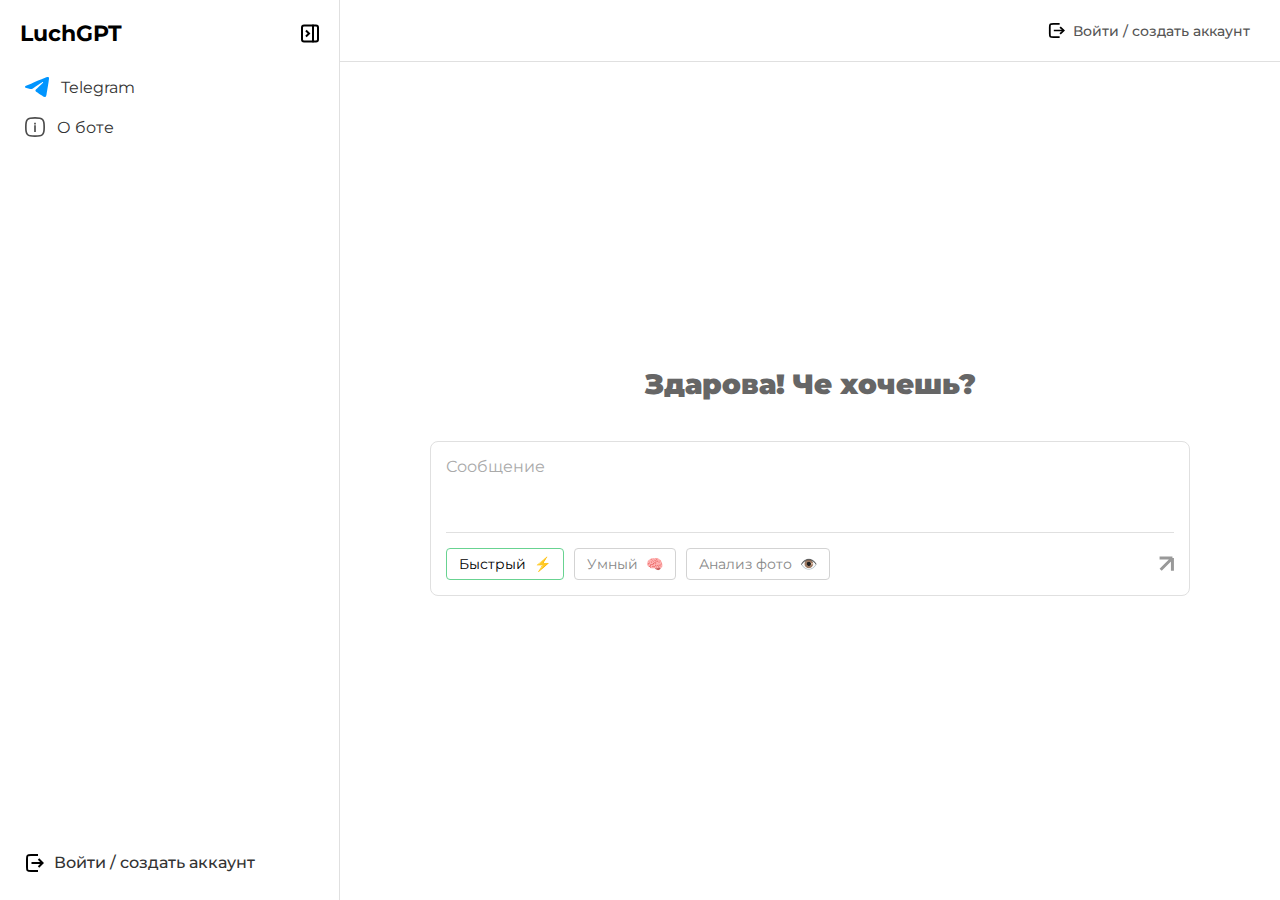
<file: LuchGpt/index.html>
<!doctype html>
<html class="no-js" lang="">
<head>
  <meta charset="utf-8">
  <title>LuchGPT</title>
  <link rel="stylesheet" href="css/style.css">
  <link href="https://fonts.googleapis.com/css2?family=Montserrat:ital,wght@0,100..900;1,100..900&display=swap"
        rel="stylesheet">
  <script src="https://accounts.google.com/gsi/client" async defer></script>
  <meta name="viewport" content="width=device-width, initial-scale=1.0, maximum-scale=1.0, user-scalable=no">
</head>
<body>

<div class="modal-overlay" id="authActionRequiredModal" style="display: none;">
  <div class="modal-content auth-action-modal-content">
    <button class="close-modal-btn" id="closeAuthActionModalBtn" aria-label="Закрыть">×</button>
    <h3 id="authActionModalTitle">Нужен аккаунт, что бы пользоваться нейросетью</h3>
    <button class="btn-auth-action" id="authActionLoginBtn">Войти</button>
    <button class="btn-auth-action btn-auth-action-secondary" id="authActionRegisterBtn">Создать аккаунт бесплатно
    </button>
    <button class="btn-auth-action btn-auth-action-guest" id="authActionGuestBtn">Зайти как гость (3 запроса)</button>
  </div>
</div>

<div class="auth-overlay" id="loginOverlay" style="display: none;">
  <div class="auth-container">
    <div class="auth-header-logo">LuchGPT</div>
    <h2 class="auth-title">С возвращением</h2>
    <form id="loginForm">
      <div class="form-group floating-label-group"><input type="text" id="loginEmail" placeholder=" " required> <label
        for="loginEmail">Email </label></div>
      <div class="form-group floating-label-group"><input type="password" id="loginPassword" placeholder=" " required>
        <label for="loginPassword">Пароль</label></div>
      <button type="submit" class="btn-auth-submit">Далее</button>
    </form>
    <div class="auth-links"><p>Нет аккаунта? <a href="#" id="switchToRegisterLink">Создать</a></p>
      <p>Забыли пароль или логин? <a href="#" id="forgotPasswordLink">Восстановить</a></p></div>
    <div class="auth-separator"><span>Или</span></div>
    <button class="btn-auth-google btn-google-login-trigger"><img src="./img/google.svg" alt="Google icon"> Войти с
      помощью Google
    </button>
    <div class="auth-footer-links"><a href="privacy-policy.html" target="_blank">Политика конфиденциальности</a> | <a
      href="terms.html" target="_blank">Условия использования</a></div>
  </div>
</div>

<div class="auth-overlay" id="registerOverlay" style="display: none;">
  <div class="auth-container">
    <div class="auth-header-logo">LuchGPT</div>
    <h2 class="auth-title">Создать аккаунт</h2>
    <div class="auth-error-message" id="registerErrorMessage" style="display: none;"><span
      id="registerErrorText"></span>
      <button class="close-error-btn" id="closeRegisterErrorBtn">×</button>
    </div>
    <form id="registerForm">
      <div class="form-group floating-label-group"><input type="email" id="registerEmail" placeholder=" " required>
        <label for="registerEmail">Email</label></div>
      <div class="form-group floating-label-group"><input type="password" id="registerPassword" placeholder=" "
                                                          required> <label for="registerPassword">Пароль</label></div>
      <div class="form-group floating-label-group"><input type="password" id="registerConfirmPassword" placeholder=" "
                                                          required> <label for="registerConfirmPassword">Подтвердите
        пароль</label></div>
      <button type="submit" class="btn-auth-submit">Далее</button>
    </form>
    <div class="auth-links"><p>Уже есть аккаунт? <a href="#" id="switchToLoginLinkFromRegister">Войти</a></p></div>
    <div class="auth-separator"><span>Или</span></div>
    <button class="btn-auth-google btn-google-login-trigger"><img src="./img/google.svg" alt="Google icon"> Войти с
      помощью Google
    </button>
    <div class="auth-footer-links"><a href="privacy-policy.html" target="_blank">Политика конфиденциальности</a> | <a
      href="terms.html" target="_blank">Условия использования</a></div>
  </div>
</div>

<div class="auth-overlay" id="verifyEmailOverlay" style="display: none;">
  <div class="auth-container verify-email-container">
    <div class="auth-header-logo">LuchGPT</div>
    <h2 class="auth-title">Подтвердите почту</h2>
    <p class="verify-email-info"> Отправили 6-значный код на почту <span id="verificationEmailDisplay">your-email@example.com</span>.
      Сообщение должно прийти в течении 5 минут. Если его нет, проверьте спам. </p>
    <a href="#" class="resend-code-link" id="resendCodeLink">Отправить сообщение заново</a>
    <form id="verifyCodeForm">
      <label for="codeInput1" class="code-input-label">Код</label>
      <div class="code-input-container"><input type="text" maxlength="1" class="code-input" id="codeInput1"
                                               pattern="[0-9]" required> <input type="text" maxlength="1"
                                                                                class="code-input" id="codeInput2"
                                                                                pattern="[0-9]" required> <input
        type="text" maxlength="1" class="code-input" id="codeInput3" pattern="[0-9]" required> <input type="text"
                                                                                                      maxlength="1"
                                                                                                      class="code-input"
                                                                                                      id="codeInput4"
                                                                                                      pattern="[0-9]"
                                                                                                      required> <input
        type="text" maxlength="1" class="code-input" id="codeInput5" pattern="[0-9]" required> <input type="text"
                                                                                                      maxlength="1"
                                                                                                      class="code-input"
                                                                                                      id="codeInput6"
                                                                                                      pattern="[0-9]"
                                                                                                      required></div>
      <div class="auth-error-message" id="verifyErrorMessage" style="display: none;"><span id="verifyErrorText"></span>
        <button type="button" class="close-error-btn" id="closeVerifyErrorBtn">×</button>
      </div>
      <button type="submit" class="btn-auth-submit">Продолжить</button>
    </form>
    <div class="verify-email-footer-links"><a href="#" id="tryAnotherWayLink">Попробовать другой способ</a> <a href="#"
                                                                                                               id="backToLoginFromVerifyLink">К
      экрану входа</a></div>
  </div>
</div>

<div class="auth-overlay" id="forgotPasswordOverlay" style="display: none;">
  <div class="auth-container">
    <div class="auth-header-logo">LuchGPT</div>
    <h2 class="auth-title">Восстановление</h2>
    <p class="auth-info-text">На почту прийдет письмо со ссылкой на сброс пароля</p>
    <form id="forgotPasswordForm">
      <div class="form-group floating-label-group"><input type="email" id="forgotPasswordEmail" placeholder=" "
                                                          required> <label for="forgotPasswordEmail">Email</label></div>
      <button type="submit" class="btn-auth-submit">Восстановить</button>
    </form>
    <div class="auth-footer-links" style="margin-top: 20px;"><a href="#" id="backToLoginFromForgot">К экрану входа</a>
    </div>
  </div>
</div>

<div class="auth-overlay" id="resetPasswordOverlay" style="display: none;">
  <div class="auth-container">
    <div class="auth-header-logo">LuchGPT</div>
    <h2 class="auth-title">Придумайте новый пароль</h2>
    <div class="auth-error-message" id="resetPasswordErrorMessage" style="display: none;"><span
      id="resetPasswordErrorText"></span>
      <button class="close-error-btn" id="closeResetPasswordErrorBtn">×</button>
    </div>
    <form id="resetPasswordForm">
      <div class="form-group floating-label-group"><input type="password" id="newPassword" placeholder=" " required>
        <label for="newPassword">Новый пароль</label></div>
      <div class="form-group floating-label-group"><input type="password" id="confirmNewPassword" placeholder=" "
                                                          required> <label for="confirmNewPassword">Подтвердите новый
        пароль</label></div>
      <button type="submit" class="btn-auth-submit">Изменить</button>
    </form>
    <div class="auth-footer-links" style="margin-top: 20px;"><a href="#" id="backToLoginFromReset">К экрану входа</a>
    </div>
  </div>
</div>

<div class="auth-overlay" id="passwordChangedOverlay" style="display: none;">
  <div class="auth-container">
    <div class="auth-header-logo">LuchGPT</div>
    <h2 class="auth-title" style="margin-bottom: 15px;">Пароль успешно изменен</h2>
    <button class="btn-auth-submit" id="goToLoginFromChangedBtn">На страницу входа</button>
    <div class="auth-footer-links" style="margin-top: 20px;"><a href="privacy-policy.html" target="_blank">Политика
      конфиденциальности</a> | <a href="terms.html" target="_blank">Условия использования</a></div>
  </div>
</div>

<div class="modal-overlay" id="attachmentLimitModal" style="display: none;">
  <div class="modal-content attachment-limit-modal-content">
    <p>Допускается загрузка не более 5 изображений одновременно</p>
    <button class="btn-auth-submit" id="closeAttachmentLimitModalBtn">Ок</button>
  </div>
</div>

<div class="modal-overlay generic-limit-modal" id="limitExceededModal1" style="display: none;">
  <div class="modal-content limit-modal-content"><p>Лимит запросов этой функции исчерпан. Можно подождать обновления до
    завтра, а можно купить подписку заново</p>
    <button class="btn-limit-action btn-limit-secondary" data-action="wait">Подожду</button>
    <button class="btn-limit-action btn-limit-primary" data-action="continue_work_subs">Продолжить работу</button>
  </div>
</div>
<div class="modal-overlay generic-limit-modal" id="limitExceededModal2" style="display: none;">
  <div class="modal-content limit-modal-content"><p>Лимит исчерпан. Хочешь больше? С подпиской ты получишь больше
    запросов и доступ к нейросетям «Умный» и «Анализ Фото».</p>
    <button class="btn-limit-action btn-limit-secondary" data-action="not_now">Не сейчас</button>
    <button class="btn-limit-action btn-limit-primary" data-action="open_access_subs">Открыть доступ</button>
  </div>
</div>
<div class="modal-overlay generic-limit-modal" id="limitExceededModalPhoto" style="display: none;">
  <div class="modal-content limit-modal-content"><p>Для доступа к модели «Анализ фото» требуется подписка</p>
    <button class="btn-limit-action btn-limit-secondary" data-action="ok_close">Ок</button>
    <button class="btn-limit-action btn-limit-primary" data-action="open_access_photo_subs">Открыть доступ</button>
  </div>
</div>
<div class="modal-overlay generic-limit-modal" id="limitExceededModalSmart" style="display: none;">
  <div class="modal-content limit-modal-content"><p>Для доступа к модели «Умный» требуется подписка</p>
    <button class="btn-limit-action btn-limit-secondary" data-action="ok_close">Ок</button>
    <button class="btn-limit-action btn-limit-primary" data-action="open_access_smart_subs">Открыть доступ</button>
  </div>
</div>

<div class="modal-overlay delete-confirm-modal" id="deleteChatConfirmModal" style="display: none;">
  <div class="modal-content">
    <button class="close-modal-btn" id="closeDeleteConfirmModalBtn" aria-label="Закрыть">×</button>
    <h3>Подтвердите удаление</h3>
    <p>Вы уверены, что хотите удалить чат "<span id="chatNameToDelete"></span>"? Это действие нельзя будет отменить.</p>
    <div class="modal-actions">
      <button class="btn-modal-action btn-modal-cancel" id="cancelDeleteChatBtn">Отмена</button>
      <button class="btn-modal-action btn-modal-confirm-delete" id="confirmDeleteChatBtn">Удалить</button>
    </div>
  </div>
</div>

<div class="subscription-overlay" id="subscriptionOverlay" style="display: none;">
  <div class="subscription-container">
    <button class="close-overlay-btn" id="closeSubscriptionOverlayBtn" aria-label="Закрыть">×</button>
    <h2 class="subscription-main-title">LuchGPT</h2>
    <h3 class="subscription-subtitle">Разблокируйте больше возможностей</h3>
    <div class="subscription-plans">
      <div class="additional-flex">
        <div class="plan-card" data-plan-name="Быстрый" data-plan-price="149 р"><h4 class="plan-title">Быстрый</h4>
          <p class="plan-description">Чтобы попробовать сервис или решить одну задачу</p>
          <div class="plan-price">149 р</div>
          <button class="btn-plan-select">Выбрать</button>
          <ul class="plan-features">
            <li>10 дней</li>
            <li><span class="icon">⚡</span> Быстрый — 45 запросов в день</li>
            <li><span class="icon">🧠</span> Умный — 15 запросов в день</li>
            <li><span class="icon">👁️</span> Анализ фото — 15 запросов в день</li>
          </ul>
        </div>
        <div class="plan-card plan-optimal" data-plan-name="Оптимальный" data-plan-price="399 р"><h4 class="plan-title">
          Оптимальный</h4>
          <p class="plan-description">Для стабильного месячного доступа к нейросетям</p>
          <div class="plan-price">399 р</div>
          <button class="btn-plan-select">Выбрать</button>
          <ul class="plan-features">
            <li>30 дней</li>
            <li><span class="icon">⚡</span> Быстрый — 45 запросов в день</li>
            <li><span class="icon">🧠</span> Умный — 15 запросов в день</li>
            <li><span class="icon">👁️</span> Анализ фото — 15 запросов в день</li>
          </ul>
        </div>
      </div>
      <div class="additional-flex">
        <div class="plan-card" data-plan-name="Расширенный" data-plan-price="729 р"><h4 class="plan-title">
          Расширенный</h4>
          <p class="plan-description">Если вы активно используете нейросети в работе или учёбе</p>
          <div class="plan-price">729 р</div>
          <button class="btn-plan-select">Выбрать</button>
          <ul class="plan-features">
            <li>60 дней</li>
            <li><span class="icon">⚡</span> Быстрый — 45 запросов в день</li>
            <li><span class="icon">🧠</span> Умный — 15 запросов в день</li>
            <li><span class="icon">👁️</span> Анализ фото — 15 запросов в день</li>
          </ul>
        </div>
        <div class="plan-card" data-plan-name="Долгий" data-plan-price="1299 р"><h4 class="plan-title">Долгий</h4>
          <p class="plan-description">Для постоянной и уверенной работы без перерывов</p>
          <div class="plan-price">1299 р</div>
          <button class="btn-plan-select">Выбрать</button>
          <ul class="plan-features">
            <li>120 дней</li>
            <li><span class="icon">⚡</span> Быстрый — 45 запросов в день</li>
            <li><span class="icon">🧠</span> Умный — 15 запросов в день</li>
            <li><span class="icon">👁️</span> Анализ фото — 15 запросов в день</li>
          </ul>
        </div>
      </div>
    </div>
    <div class="subscription-footer-links"><a href="public-offer.html" target="_blank">Публичная оферта</a> | <a
      href="refund-policy.html" target="_blank">Условия возврата денежных средств</a> | <a href="privacy-policy.html"
                                                                                           target="_blank">Политика
      конфиденциальности</a> | <a href="terms.html" target="_blank">Условия использования</a></div>
  </div>
</div>

<div class="modal-overlay" id="purchaseConfirmationModal" style="display: none;">
  <div class="modal-content">
    <button class="close-modal-btn" id="closePurchaseModalBtn" aria-label="Закрыть">×</button>
    <h3 id="purchaseModalTitle">Вы выбрали тариф «<span id="selectedPlanNameModal"></span>»</h3>
    <p id="purchaseModalText">Можете переходить к оплате для активации подписки.</p>
    <button class="btn-confirm-purchase" id="confirmPurchaseBtn">Купить подписку</button>
    <div class="modal-footer-links"> Нажимая кнопку «Купить подписку», вы подтверждаете, что ознакомились и полностью
      принимаете условия:
      <div><a href="#">Публичной оферты</a> | <a href="#">Условий возврата денежных средств</a></div>
      <div><a href="#">Политики конфиденциальности</a> | <a href="#">Условий использования</a></div>
    </div>
  </div>
</div>


<div class="app-layout" id="appLayout">
  <button class="icon-btn sidebar-open-btn" id="sidebarOpenBtnGlobal" aria-label="Открыть боковую панель" style="display: none;">
    <span class="icon icon-expand"><img src="./img/toggler.svg" alt="Открыть"></span>
  </button>

  <aside class="sidebar" id="sidebar">
    <div class="sidebar-header">
      <span class="logo-text">LuchGPT</span>
      <button class="icon-btn sidebar-toggle-btn" id="sidebarToggleBtnLocal" aria-label="Закрыть боковую панель">
        <span class="icon icon-collapse"><img src="./img/toggler.svg" alt="Закрыть"></span>
      </button>
    </div>
    <button class="btn btn-new-chat requires-auth" style="display: none;">Новый чат</button>
    <nav class="sidebar-nav">
      <ul>
        <li><a href="#"><span class="icon icon-telegram"><img src="./img/telegram.svg" alt="Telegram"></span>
          Telegram</a></li>
        <li><a href="#"><span class="icon icon-info"><img src="./img/aboutInfo.svg" alt="About"></span> О боте</a></li>
      </ul>
    </nav>
    <div class="chat-history-section requires-auth" style="display: none;"><h3 class="section-title">Чаты</h3>
      <ul class="chat-list"></ul>
    </div>
    <div class="user-profile-section requires-auth" style="display: none;">
      <div class="user-info">
        <div class="avatar-placeholder"></div>
        <span class="username" id="sidebarUsername">Email</span></div>
      <div class="profile-details"><p class="detail-title">Подписка</p>
        <p class="detail-item">Статус <span class="subscription-status" id="subscriptionStatus">free</span></p>
        <p class="detail-item">Дата окончания <span class="subscription-expires" id="subscriptionExpires">—</span></p>
      </div>
      <div class="profile-details"><p class="detail-title">Использовано</p>
        <p class="detail-item">Быстрый <span class="usage-count" id="usageFast">0/0</span></p>
        <p class="detail-item">Умный <span class="usage-count" id="usageSmart">0/0</span></p>
        <p class="detail-item">Анализ фото <span class="usage-count" id="usageImage">0/0</span></p></div>
      <button class="btn-subscribe" id="subscribeBtn">Купить подписку</button>
    </div>
    <div class="sidebar-footer"><a href="#" class="auth-link-sidebar-footer" id="authLinkSidebarFooter"> <span
      class="icon"><img src="./img/exit.svg" alt="Login"></span> Войти / создать аккаунт </a> <a href="#"
                                                                                                 class="logout-link"
                                                                                                 id="logoutLinkSidebar"
                                                                                                 style="display: none;">
      <span class="icon icon-logout"><img src="./img/exit.svg" alt="Logout"></span> Выйти </a></div>
  </aside>

  <main class="main-content" id="mainContent">
    <header class="main-header"><h2 class="chat-title-header" id="chatTitleHeader" style="display: none;"></h2> <a
      href="#" class="auth-link-header" id="authLinkMainHeader"> <span class="icon"><img src="./img/exit.svg"
                                                                                         alt="Login"></span> Войти /
      создать аккаунт </a></header>
    <div class="chat-area">
      <div class="welcome-message"><h1>Здарова! Че хочешь?</h1></div>
      <div class="input-area"><input type="file" id="fileAttachmentInput" accept="image/*" multiple
                                     style="display: none;">
        <div class="attachment-preview-container" id="attachmentPreviewContainer" style="display: none;"></div>
        <textarea placeholder="Сообщение"></textarea>
        <div class="controls-bar">
          <div class="action-buttons">
            <button class="btn btn-quick active" data-model-key="fast"> Быстрый<span class="icon">⚡</span></button>
            <button class="btn btn-smart" data-model-key="smart"> Умный<span class="icon">🧠</span></button>
            <button class="btn btn-analyze btn-analyze-photo" data-model-key="image_analyzer"> Анализ фото<span
              class="icon">👁️</span></button>
          </div>
          <div class="input-actions-right">
            <button class="icon-btn" id="attachFileBtn" style="display: none;"><img src="./img/attach.svg"
                                                                                    alt="Attach file"></button>
            <button class="icon-btn btn-send"><img src="./img/send.svg" alt="Send message"></button>
          </div>
        </div>
      </div>
    </div>
  </main>
</div>

<div class="demo-modal-triggers" style="display: none;">
  <button id="triggerModal1">1</button>
  <button id="triggerModal2">2</button>
  <button id="triggerModalPhoto">3</button>
  <button id="triggerModalSmart">4</button>
</div>
<script src="js/app.js"></script>
</body>
</html>
</file>
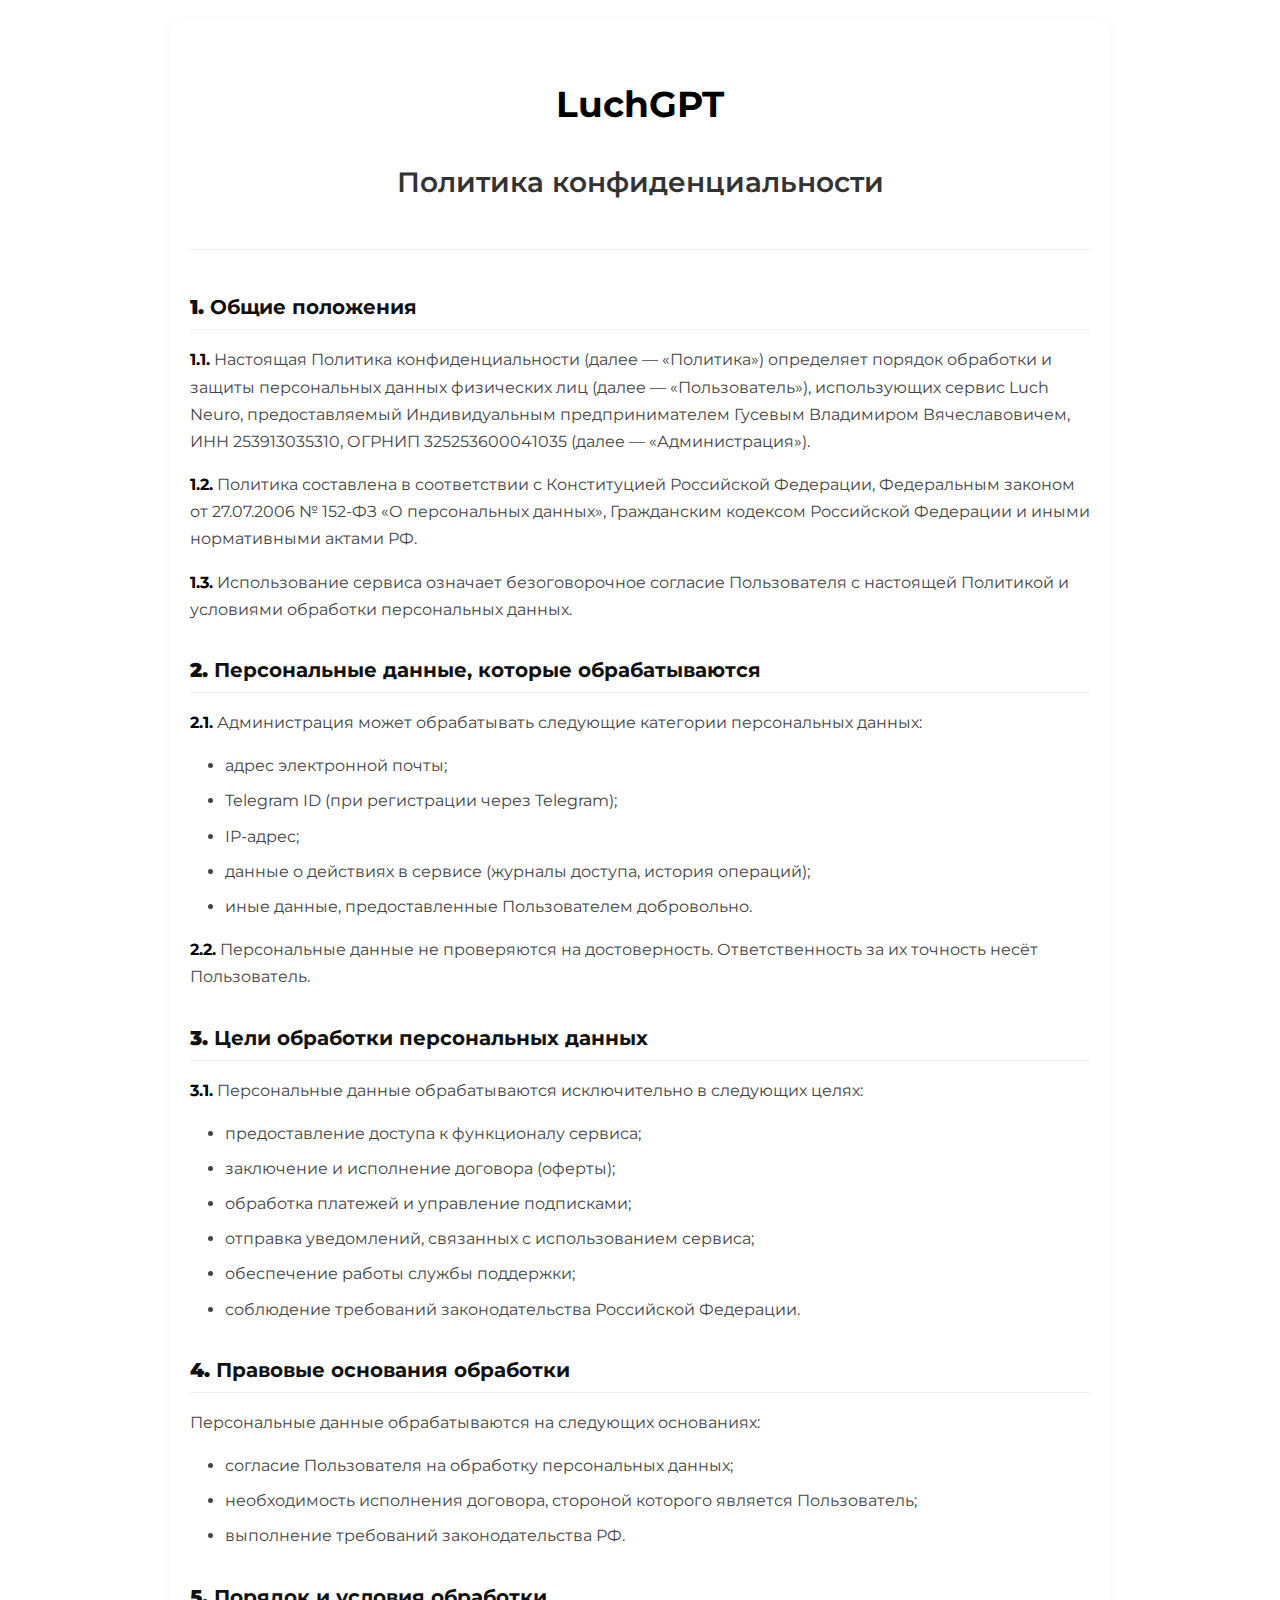
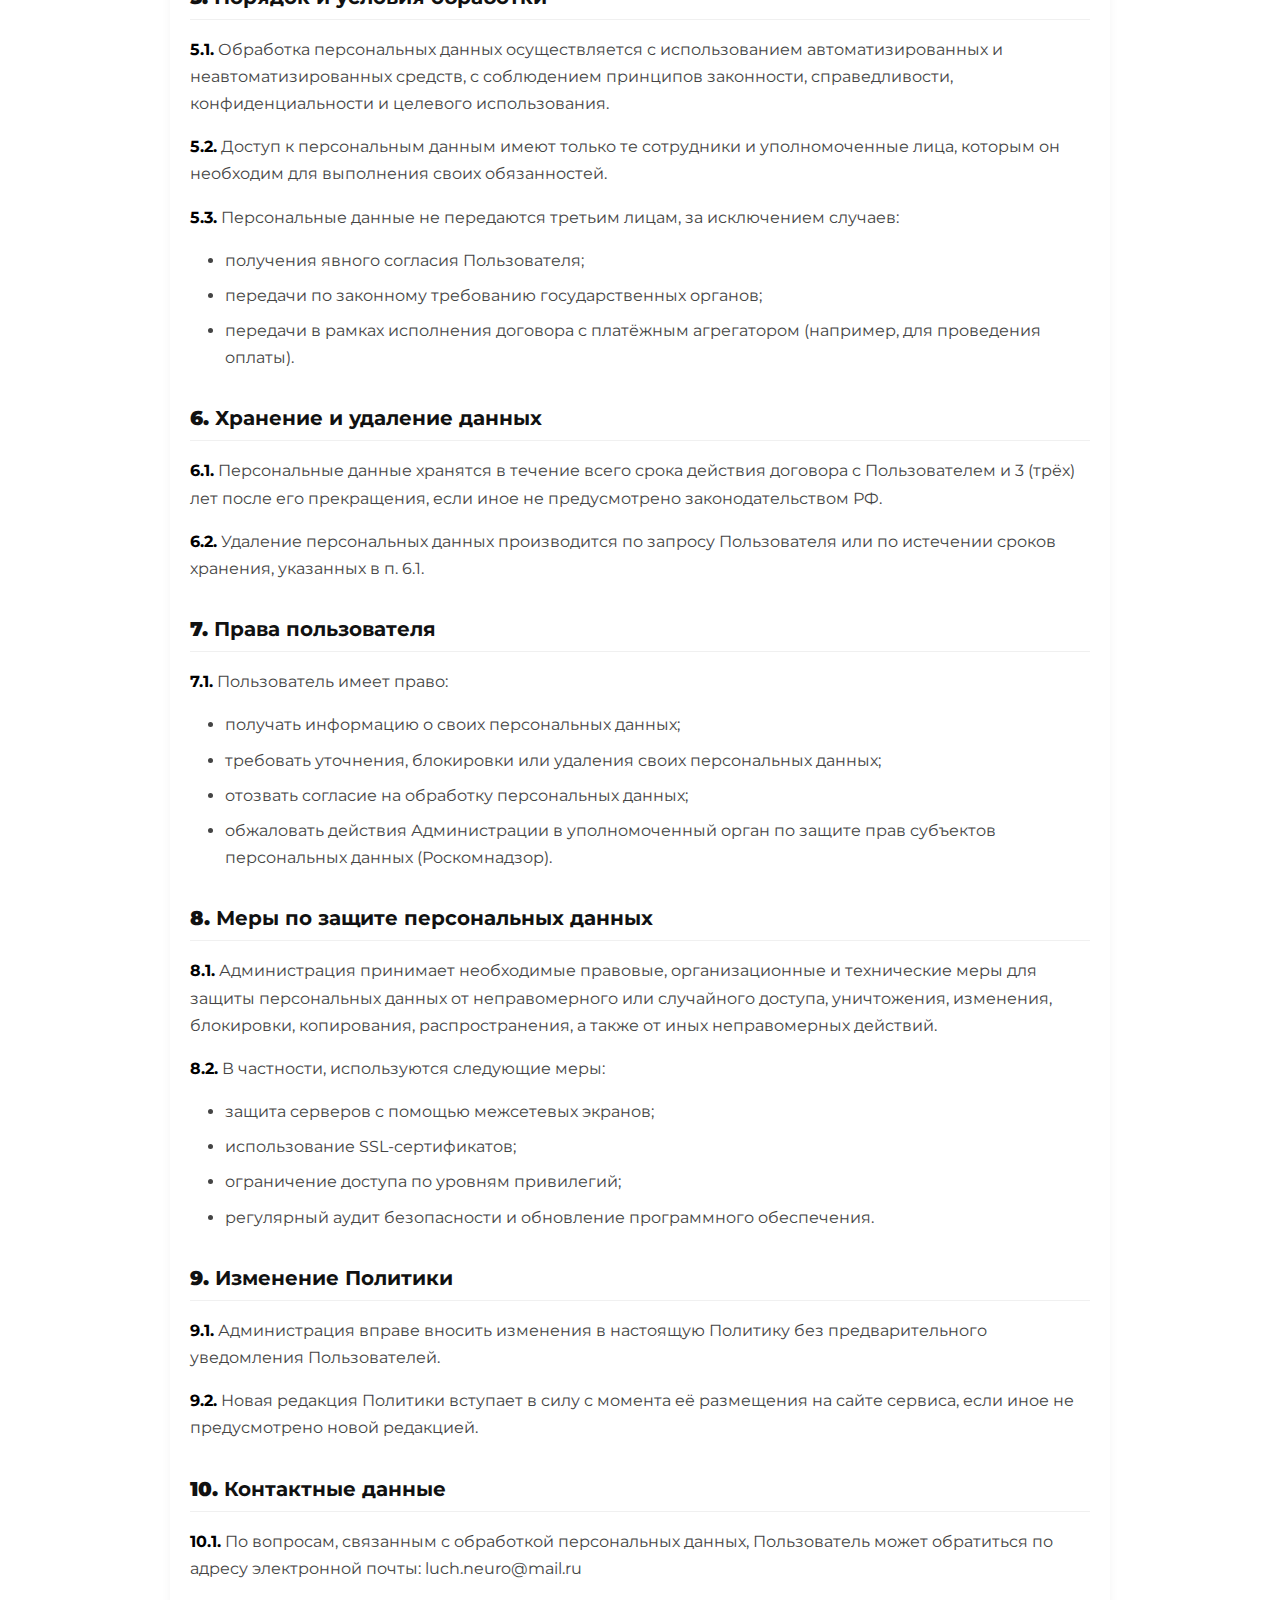
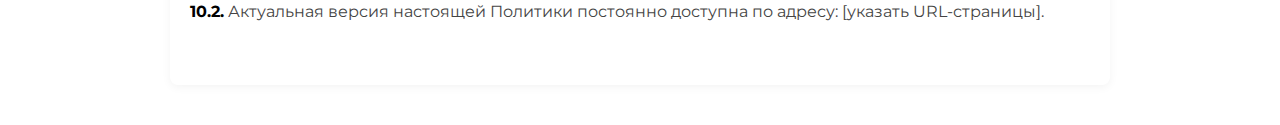
<file: LuchGpt/privacy-policy.html>
<!doctype html>
<html class="no-js" lang="ru">
<head>
  <meta charset="utf-8">
  <meta name="viewport" content="width=device-width, initial-scale=1">
  <title>Политика конфиденциальности - LuchGPT</title>
  <link rel="stylesheet" href="css/terms-style.css">
  <link href="https://fonts.googleapis.com/css2?family=Montserrat:ital,wght@0,100..900;1,100..900&display=swap" rel="stylesheet">
</head>
<body>

<div class="terms-page-container">
  <header class="terms-header">
    <h1>LuchGPT</h1>
    <h2>Политика конфиденциальности</h2>
  </header>

  <main class="terms-content">
    <section>
      <h3><strong>1.</strong> Общие положения</h3>
      <p><strong>1.1.</strong> Настоящая Политика конфиденциальности (далее — «Политика») определяет порядок обработки и защиты персональных данных физических лиц (далее — «Пользователь»), использующих сервис Luch Neuro, предоставляемый Индивидуальным предпринимателем Гусевым Владимиром Вячеславовичем, ИНН 253913035310, ОГРНИП 325253600041035 (далее — «Администрация»).</p>
      <p><strong>1.2.</strong> Политика составлена в соответствии с Конституцией Российской Федерации, Федеральным законом от 27.07.2006 № 152-ФЗ «О персональных данных», Гражданским кодексом Российской Федерации и иными нормативными актами РФ.</p>
      <p><strong>1.3.</strong> Использование сервиса означает безоговорочное согласие Пользователя с настоящей Политикой и условиями обработки персональных данных.</p>
    </section>

    <section>
      <h3><strong>2.</strong> Персональные данные, которые обрабатываются</h3>
      <p><strong>2.1.</strong> Администрация может обрабатывать следующие категории персональных данных:</p>
      <ul>
        <li>адрес электронной почты;</li>
        <li>Telegram ID (при регистрации через Telegram);</li>
        <li>IP-адрес;</li>
        <li>данные о действиях в сервисе (журналы доступа, история операций);</li>
        <li>иные данные, предоставленные Пользователем добровольно.</li>
      </ul>
      <p><strong>2.2.</strong> Персональные данные не проверяются на достоверность. Ответственность за их точность несёт Пользователь.</p>
    </section>

    <section>
      <h3><strong>3.</strong> Цели обработки персональных данных</h3>
      <p><strong>3.1.</strong> Персональные данные обрабатываются исключительно в следующих целях:</p>
      <ul>
        <li>предоставление доступа к функционалу сервиса;</li>
        <li>заключение и исполнение договора (оферты);</li>
        <li>обработка платежей и управление подписками;</li>
        <li>отправка уведомлений, связанных с использованием сервиса;</li>
        <li>обеспечение работы службы поддержки;</li>
        <li>соблюдение требований законодательства Российской Федерации.</li>
      </ul>
    </section>

    <section>
      <h3><strong>4.</strong> Правовые основания обработки</h3>
      <p>Персональные данные обрабатываются на следующих основаниях:</p>
      <ul>
        <li>согласие Пользователя на обработку персональных данных;</li>
        <li>необходимость исполнения договора, стороной которого является Пользователь;</li>
        <li>выполнение требований законодательства РФ.</li>
      </ul>
    </section>

    <section>
      <h3><strong>5.</strong> Порядок и условия обработки</h3>
      <p><strong>5.1.</strong> Обработка персональных данных осуществляется с использованием автоматизированных и неавтоматизированных средств, с соблюдением принципов законности, справедливости, конфиденциальности и целевого использования.</p>
      <p><strong>5.2.</strong> Доступ к персональным данным имеют только те сотрудники и уполномоченные лица, которым он необходим для выполнения своих обязанностей.</p>
      <p><strong>5.3.</strong> Персональные данные не передаются третьим лицам, за исключением случаев:</p>
      <ul>
        <li>получения явного согласия Пользователя;</li>
        <li>передачи по законному требованию государственных органов;</li>
        <li>передачи в рамках исполнения договора с платёжным агрегатором (например, для проведения оплаты).</li>
      </ul>
    </section>

    <section>
      <h3><strong>6.</strong> Хранение и удаление данных</h3>
      <p><strong>6.1.</strong> Персональные данные хранятся в течение всего срока действия договора с Пользователем и 3 (трёх) лет после его прекращения, если иное не предусмотрено законодательством РФ.</p>
      <p><strong>6.2.</strong> Удаление персональных данных производится по запросу Пользователя или по истечении сроков хранения, указанных в п. 6.1.</p>
    </section>

    <section>
      <h3><strong>7.</strong> Права пользователя</h3>
      <p><strong>7.1.</strong> Пользователь имеет право:</p>
      <ul>
        <li>получать информацию о своих персональных данных;</li>
        <li>требовать уточнения, блокировки или удаления своих персональных данных;</li>
        <li>отозвать согласие на обработку персональных данных;</li>
        <li>обжаловать действия Администрации в уполномоченный орган по защите прав субъектов персональных данных (Роскомнадзор).</li>
      </ul>
    </section>

    <section>
      <h3><strong>8.</strong> Меры по защите персональных данных</h3>
      <p><strong>8.1.</strong> Администрация принимает необходимые правовые, организационные и технические меры для защиты персональных данных от неправомерного или случайного доступа, уничтожения, изменения, блокировки, копирования, распространения, а также от иных неправомерных действий.</p>
      <p><strong>8.2.</strong> В частности, используются следующие меры:</p>
      <ul>
        <li>защита серверов с помощью межсетевых экранов;</li>
        <li>использование SSL-сертификатов;</li>
        <li>ограничение доступа по уровням привилегий;</li>
        <li>регулярный аудит безопасности и обновление программного обеспечения.</li>
      </ul>
    </section>

    <section>
      <h3><strong>9.</strong> Изменение Политики</h3>
      <p><strong>9.1.</strong> Администрация вправе вносить изменения в настоящую Политику без предварительного уведомления Пользователей.</p>
      <p><strong>9.2.</strong> Новая редакция Политики вступает в силу с момента её размещения на сайте сервиса, если иное не предусмотрено новой редакцией.</p>
    </section>

    <section>
      <h3><strong>10.</strong> Контактные данные</h3>
      <p><strong>10.1.</strong> По вопросам, связанным с обработкой персональных данных, Пользователь может обратиться по адресу электронной почты: luch.neuro@mail.ru</p>
      <p><strong>10.2.</strong> Актуальная версия настоящей Политики постоянно доступна по адресу: [указать URL-страницы].</p>
    </section>
  </main>
</div>

</body>
</html>
</file>
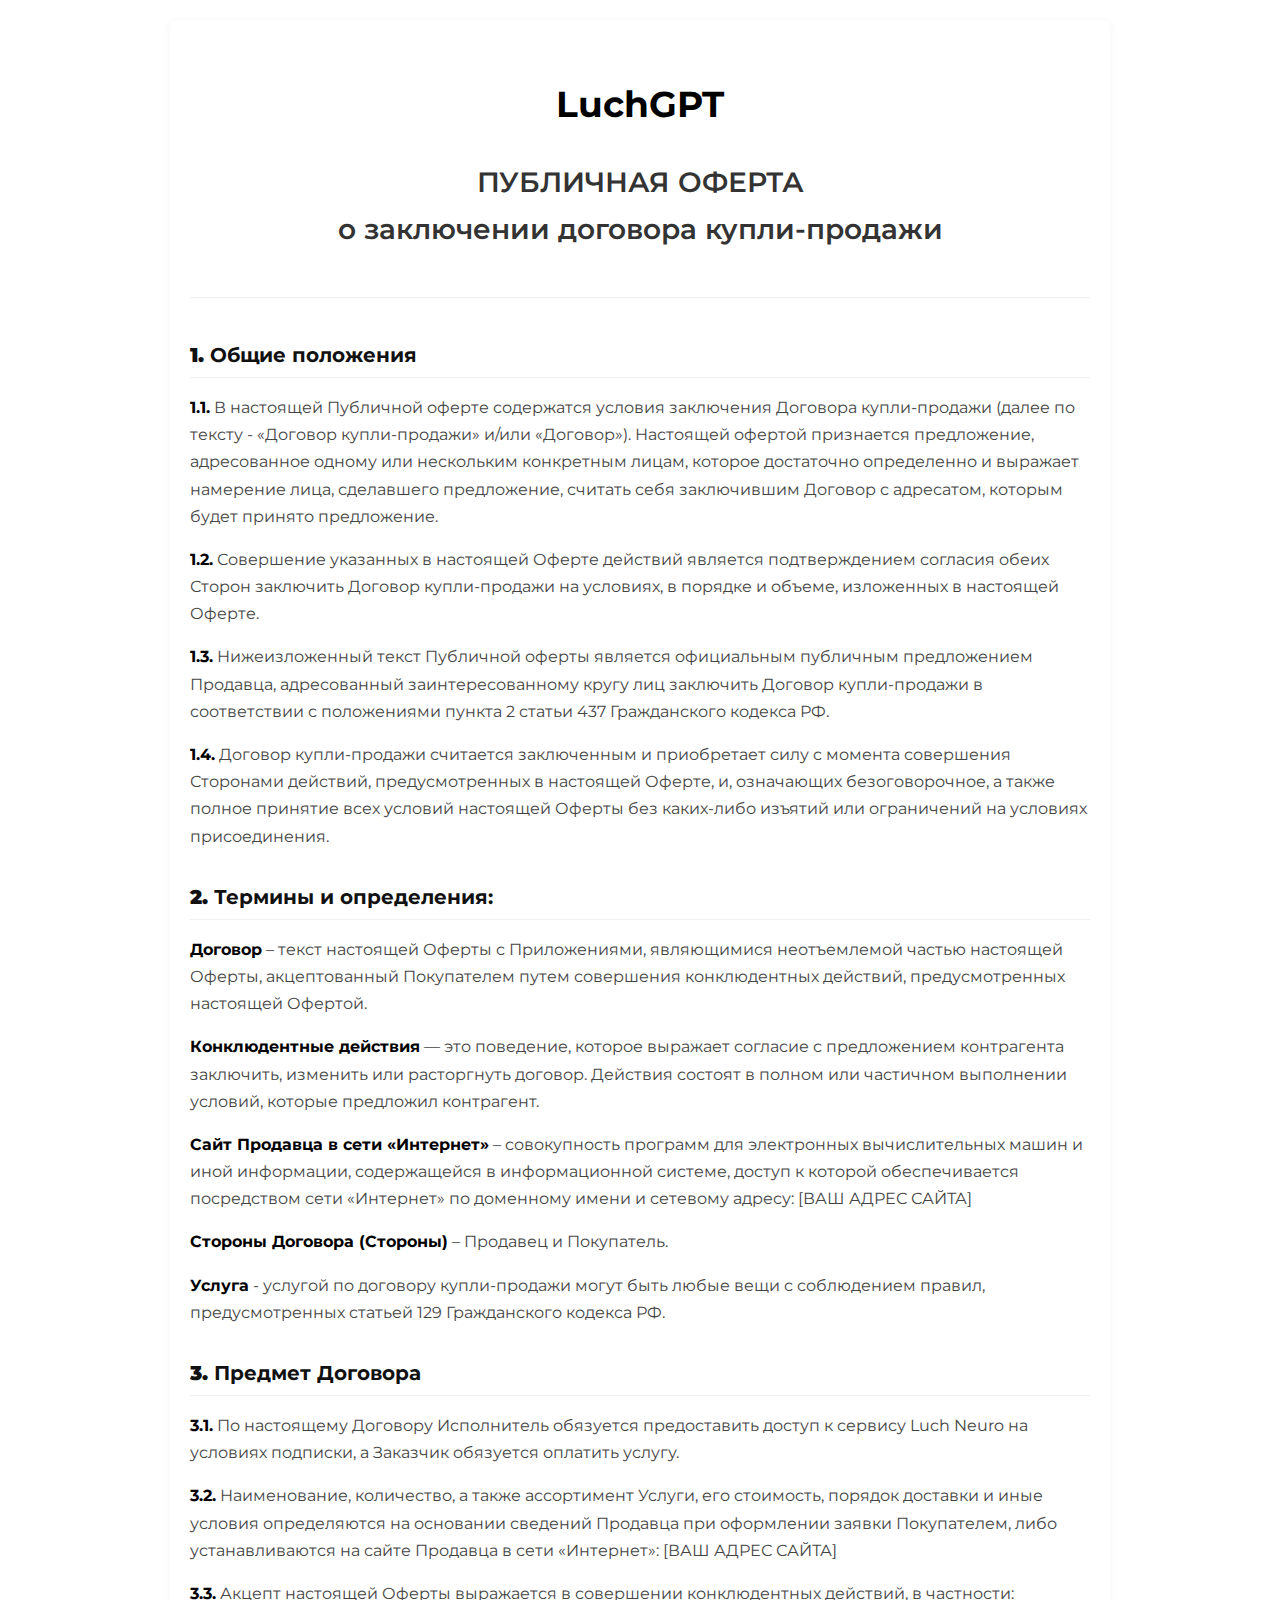
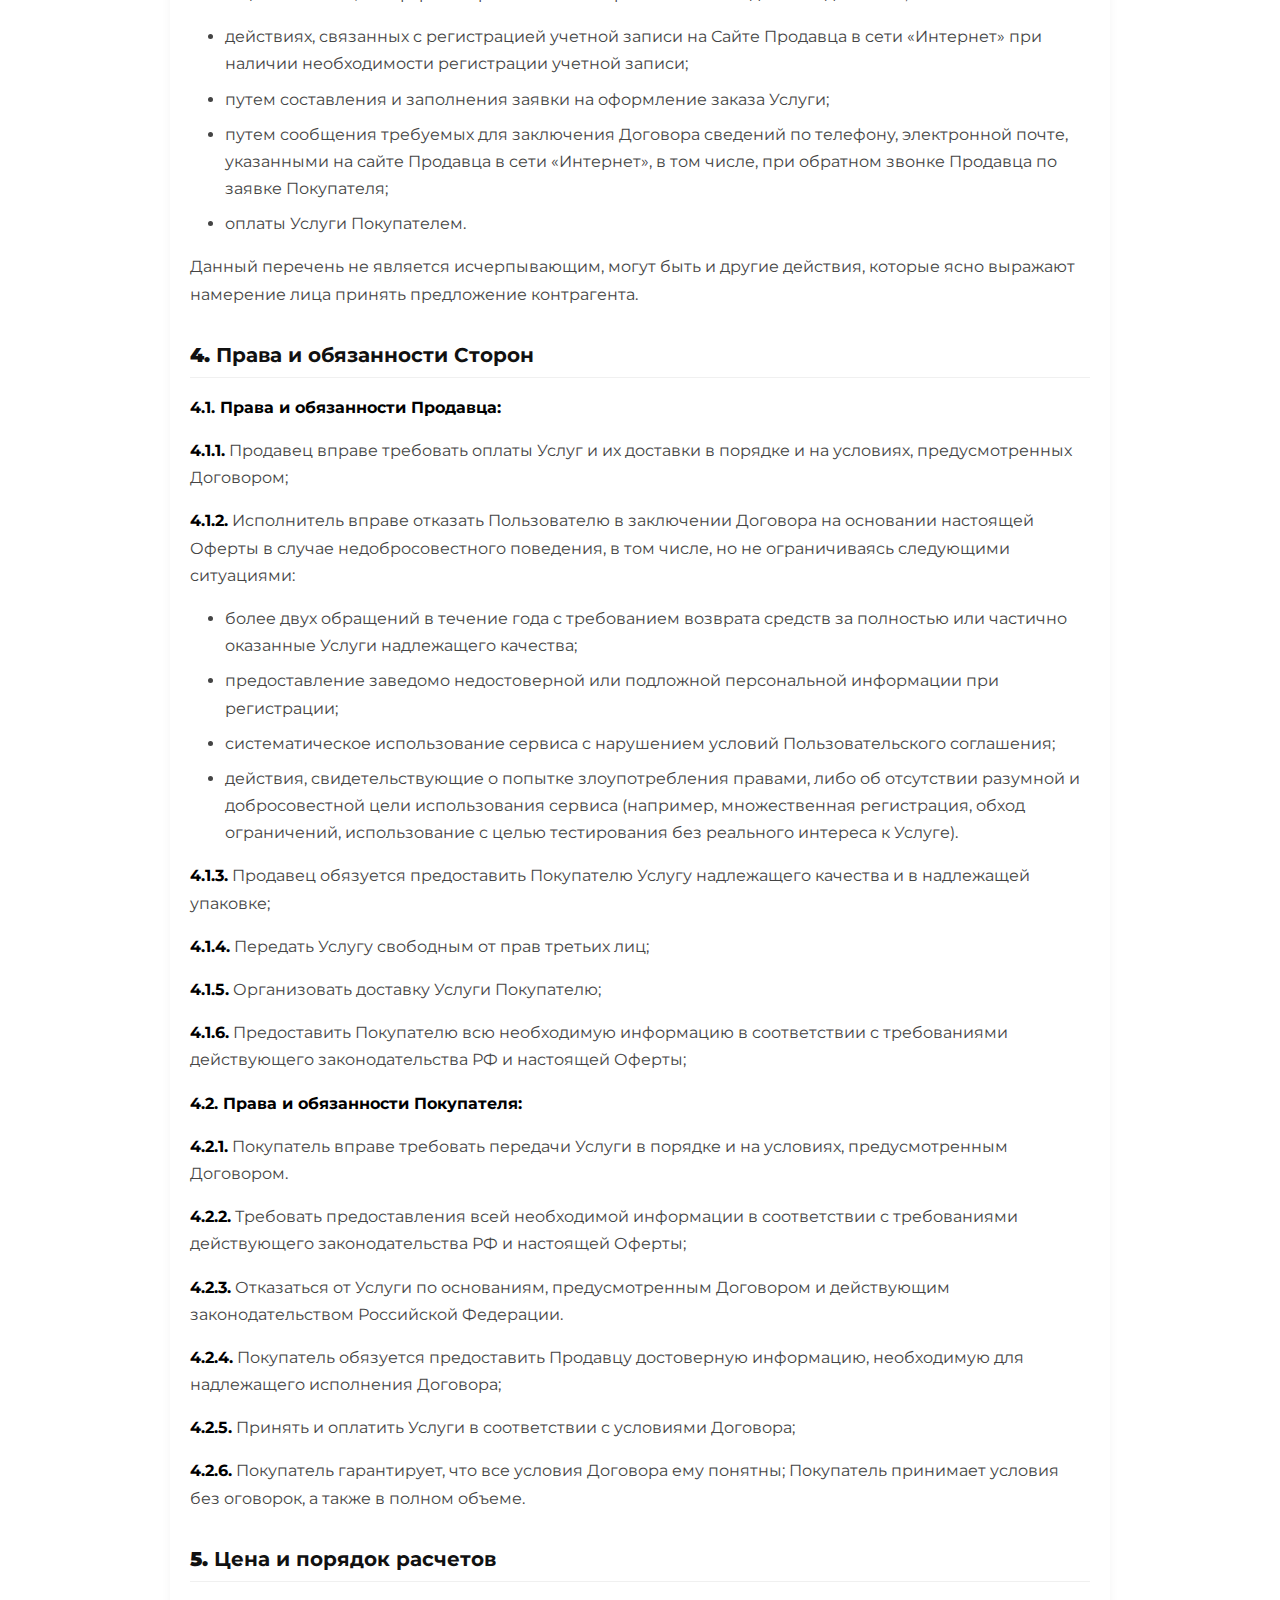
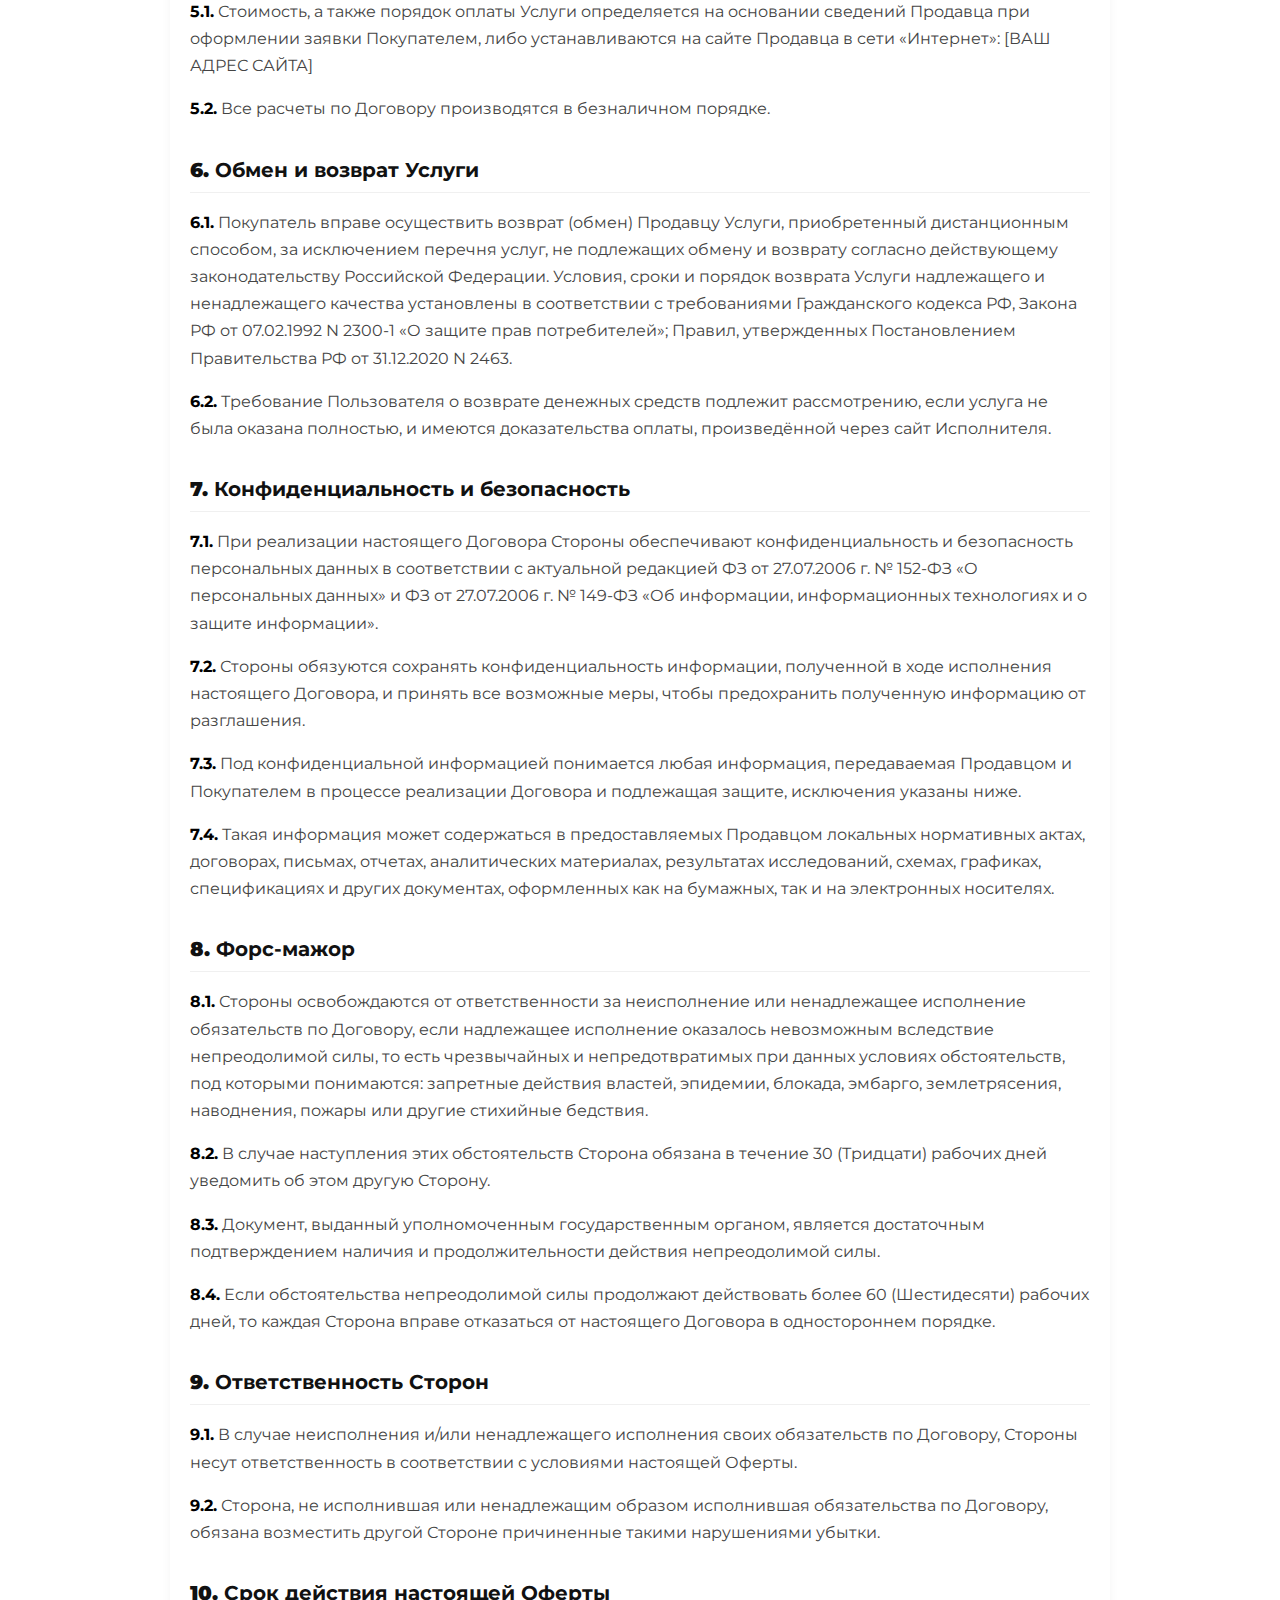
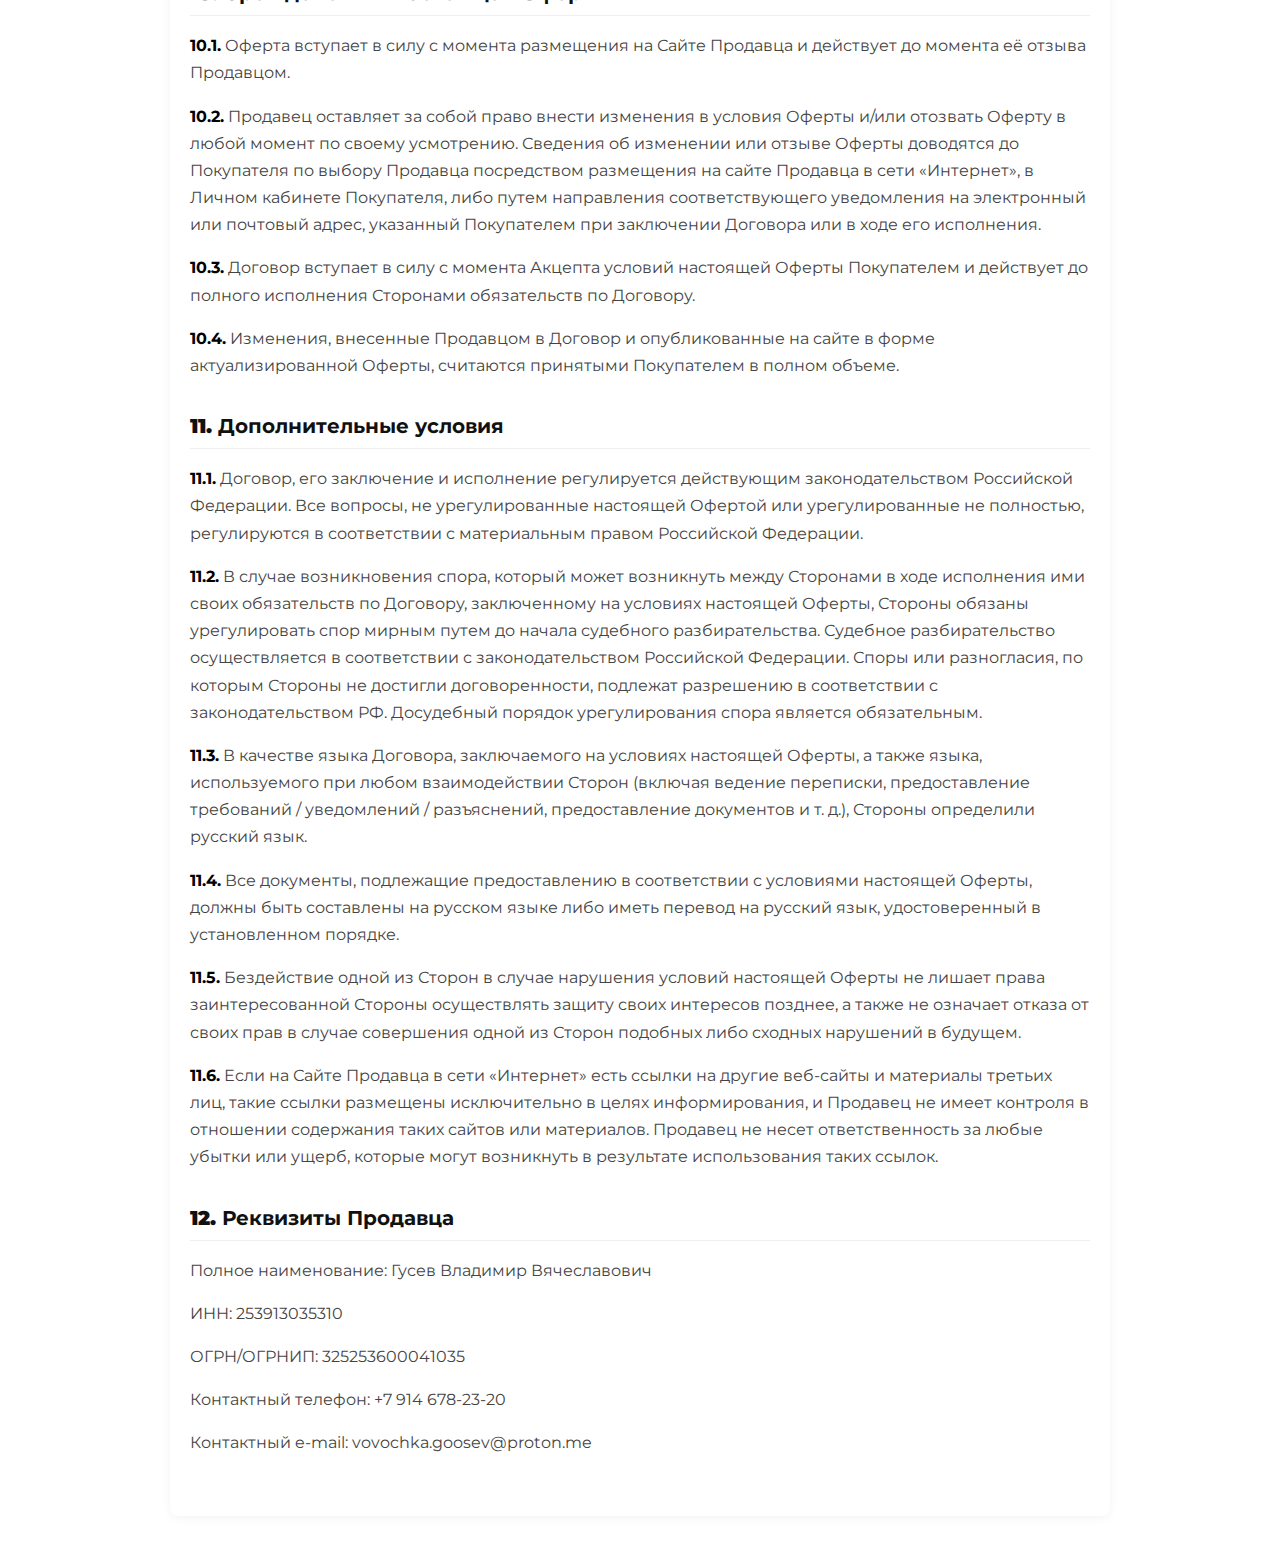
<file: LuchGpt/public-offer.html>
<!doctype html>
<html class="no-js" lang="ru">
<head>
  <meta charset="utf-8">
  <meta name="viewport" content="width=device-width, initial-scale=1">
  <title>Публичная оферта - LuchGPT</title>
  <link rel="stylesheet" href="css/terms-style.css">
  <link href="https://fonts.googleapis.com/css2?family=Montserrat:ital,wght@0,100..900;1,100..900&display=swap" rel="stylesheet">
</head>
<body>

<div class="terms-page-container">
  <header class="terms-header">
    <h1>LuchGPT</h1>
    <h2>ПУБЛИЧНАЯ ОФЕРТА <br>о заключении договора купли-продажи</h2>
  </header>

  <main class="terms-content">
    <section>
      <h3><strong>1.</strong> Общие положения</h3>
      <p><strong>1.1.</strong> В настоящей Публичной оферте содержатся условия заключения Договора купли-продажи (далее по тексту - «Договор купли-продажи» и/или «Договор»). Настоящей офертой признается предложение, адресованное одному или нескольким конкретным лицам, которое достаточно определенно и выражает намерение лица, сделавшего предложение, считать себя заключившим Договор с адресатом, которым будет принято предложение.</p>
      <p><strong>1.2.</strong> Совершение указанных в настоящей Оферте действий является подтверждением согласия обеих Сторон заключить Договор купли-продажи на условиях, в порядке и объеме, изложенных в настоящей Оферте.</p>
      <p><strong>1.3.</strong> Нижеизложенный текст Публичной оферты является официальным публичным предложением Продавца, адресованный заинтересованному кругу лиц заключить Договор купли-продажи в соответствии с положениями пункта 2 статьи 437 Гражданского кодекса РФ.</p>
      <p><strong>1.4.</strong> Договор купли-продажи считается заключенным и приобретает силу с момента совершения Сторонами действий, предусмотренных в настоящей Оферте, и, означающих безоговорочное, а также полное принятие всех условий настоящей Оферты без каких-либо изъятий или ограничений на условиях присоединения.</p>
    </section>

    <section>
      <h3><strong>2.</strong> Термины и определения:</h3>
      <p><strong>Договор</strong> – текст настоящей Оферты с Приложениями, являющимися неотъемлемой частью настоящей Оферты, акцептованный Покупателем путем совершения конклюдентных действий, предусмотренных настоящей Офертой.</p>
      <p><strong>Конклюдентные действия</strong> — это поведение, которое выражает согласие с предложением контрагента заключить, изменить или расторгнуть договор. Действия состоят в полном или частичном выполнении условий, которые предложил контрагент.</p>
      <p><strong>Сайт Продавца в сети «Интернет»</strong> – совокупность программ для электронных вычислительных машин и иной информации, содержащейся в информационной системе, доступ к которой обеспечивается посредством сети «Интернет» по доменному имени и сетевому адресу: [ВАШ АДРЕС САЙТА]</p>
      <p><strong>Стороны Договора (Стороны)</strong> – Продавец и Покупатель.</p>
      <p><strong>Услуга</strong> - услугой по договору купли-продажи могут быть любые вещи с соблюдением правил, предусмотренных статьей 129 Гражданского кодекса РФ.</p>
    </section>

    <section>
      <h3><strong>3.</strong> Предмет Договора</h3>
      <p><strong>3.1.</strong> По настоящему Договору Исполнитель обязуется предоставить доступ к сервису Luch Neuro на условиях подписки, а Заказчик обязуется оплатить услугу.</p>
      <p><strong>3.2.</strong> Наименование, количество, а также ассортимент Услуги, его стоимость, порядок доставки и иные условия определяются на основании сведений Продавца при оформлении заявки Покупателем, либо устанавливаются на сайте Продавца в сети «Интернет»: [ВАШ АДРЕС САЙТА]</p>
      <p><strong>3.3.</strong> Акцепт настоящей Оферты выражается в совершении конклюдентных действий, в частности:</p>
      <ul>
        <li>действиях, связанных с регистрацией учетной записи на Сайте Продавца в сети «Интернет» при наличии необходимости регистрации учетной записи;</li>
        <li>путем составления и заполнения заявки на оформление заказа Услуги;</li>
        <li>путем сообщения требуемых для заключения Договора сведений по телефону, электронной почте, указанными на сайте Продавца в сети «Интернет», в том числе, при обратном звонке Продавца по заявке Покупателя;</li>
        <li>оплаты Услуги Покупателем.</li>
      </ul>
      <p>Данный перечень не является исчерпывающим, могут быть и другие действия, которые ясно выражают намерение лица принять предложение контрагента.</p>
    </section>

    <section>
      <h3><strong>4.</strong> Права и обязанности Сторон</h3>
      <p><strong>4.1. Права и обязанности Продавца:</strong></p>
      <p><strong>4.1.1.</strong> Продавец вправе требовать оплаты Услуг и их доставки в порядке и на условиях, предусмотренных Договором;</p>
      <p><strong>4.1.2.</strong> Исполнитель вправе отказать Пользователю в заключении Договора на основании настоящей Оферты в случае недобросовестного поведения, в том числе, но не ограничиваясь следующими ситуациями:</p>
      <ul>
        <li>более двух обращений в течение года с требованием возврата средств за полностью или частично оказанные Услуги надлежащего качества;</li>
        <li>предоставление заведомо недостоверной или подложной персональной информации при регистрации;</li>
        <li>систематическое использование сервиса с нарушением условий Пользовательского соглашения;</li>
        <li>действия, свидетельствующие о попытке злоупотребления правами, либо об отсутствии разумной и добросовестной цели использования сервиса (например, множественная регистрация, обход ограничений, использование с целью тестирования без реального интереса к Услуге).</li>
      </ul>
      <p><strong>4.1.3.</strong> Продавец обязуется предоставить Покупателю Услугу надлежащего качества и в надлежащей упаковке;</p>
      <p><strong>4.1.4.</strong> Передать Услугу свободным от прав третьих лиц;</p>
      <p><strong>4.1.5.</strong> Организовать доставку Услуги Покупателю;</p>
      <p><strong>4.1.6.</strong> Предоставить Покупателю всю необходимую информацию в соответствии с требованиями действующего законодательства РФ и настоящей Оферты;</p>
      <p><strong>4.2. Права и обязанности Покупателя:</strong></p>
      <p><strong>4.2.1.</strong> Покупатель вправе требовать передачи Услуги в порядке и на условиях, предусмотренным Договором.</p>
      <p><strong>4.2.2.</strong> Требовать предоставления всей необходимой информации в соответствии с требованиями действующего законодательства РФ и настоящей Оферты;</p>
      <p><strong>4.2.3.</strong> Отказаться от Услуги по основаниям, предусмотренным Договором и действующим законодательством Российской Федерации.</p>
      <p><strong>4.2.4.</strong> Покупатель обязуется предоставить Продавцу достоверную информацию, необходимую для надлежащего исполнения Договора;</p>
      <p><strong>4.2.5.</strong> Принять и оплатить Услуги в соответствии с условиями Договора;</p>
      <p><strong>4.2.6.</strong> Покупатель гарантирует, что все условия Договора ему понятны; Покупатель принимает условия без оговорок, а также в полном объеме.</p>
    </section>

    <section>
      <h3><strong>5.</strong> Цена и порядок расчетов</h3>
      <p><strong>5.1.</strong> Стоимость, а также порядок оплаты Услуги определяется на основании сведений Продавца при оформлении заявки Покупателем, либо устанавливаются на сайте Продавца в сети «Интернет»: [ВАШ АДРЕС САЙТА]</p>
      <p><strong>5.2.</strong> Все расчеты по Договору производятся в безналичном порядке.</p>
    </section>

    <section>
      <h3><strong>6.</strong> Обмен и возврат Услуги</h3>
      <p><strong>6.1.</strong> Покупатель вправе осуществить возврат (обмен) Продавцу Услуги, приобретенный дистанционным способом, за исключением перечня услуг, не подлежащих обмену и возврату согласно действующему законодательству Российской Федерации. Условия, сроки и порядок возврата Услуги надлежащего и ненадлежащего качества установлены в соответствии с требованиями Гражданского кодекса РФ, Закона РФ от 07.02.1992 N 2300-1 «О защите прав потребителей»; Правил, утвержденных Постановлением Правительства РФ от 31.12.2020 N 2463.</p>
      <p><strong>6.2.</strong> Требование Пользователя о возврате денежных средств подлежит рассмотрению, если услуга не была оказана полностью, и имеются доказательства оплаты, произведённой через сайт Исполнителя.</p>
    </section>

    <section>
      <h3><strong>7.</strong> Конфиденциальность и безопасность</h3>
      <p><strong>7.1.</strong> При реализации настоящего Договора Стороны обеспечивают конфиденциальность и безопасность персональных данных в соответствии с актуальной редакцией ФЗ от 27.07.2006 г. № 152-ФЗ «О персональных данных» и ФЗ от 27.07.2006 г. № 149-ФЗ «Об информации, информационных технологиях и о защите информации».</p>
      <p><strong>7.2.</strong> Стороны обязуются сохранять конфиденциальность информации, полученной в ходе исполнения настоящего Договора, и принять все возможные меры, чтобы предохранить полученную информацию от разглашения.</p>
      <p><strong>7.3.</strong> Под конфиденциальной информацией понимается любая информация, передаваемая Продавцом и Покупателем в процессе реализации Договора и подлежащая защите, исключения указаны ниже.</p>
      <p><strong>7.4.</strong> Такая информация может содержаться в предоставляемых Продавцом локальных нормативных актах, договорах, письмах, отчетах, аналитических материалах, результатах исследований, схемах, графиках, спецификациях и других документах, оформленных как на бумажных, так и на электронных носителях.</p>
    </section>

    <section>
      <h3><strong>8.</strong> Форс-мажор</h3>
      <p><strong>8.1.</strong> Стороны освобождаются от ответственности за неисполнение или ненадлежащее исполнение обязательств по Договору, если надлежащее исполнение оказалось невозможным вследствие непреодолимой силы, то есть чрезвычайных и непредотвратимых при данных условиях обстоятельств, под которыми понимаются: запретные действия властей, эпидемии, блокада, эмбарго, землетрясения, наводнения, пожары или другие стихийные бедствия.</p>
      <p><strong>8.2.</strong> В случае наступления этих обстоятельств Сторона обязана в течение 30 (Тридцати) рабочих дней уведомить об этом другую Сторону.</p>
      <p><strong>8.3.</strong> Документ, выданный уполномоченным государственным органом, является достаточным подтверждением наличия и продолжительности действия непреодолимой силы.</p>
      <p><strong>8.4.</strong> Если обстоятельства непреодолимой силы продолжают действовать более 60 (Шестидесяти) рабочих дней, то каждая Сторона вправе отказаться от настоящего Договора в одностороннем порядке.</p>
    </section>

    <section>
      <h3><strong>9.</strong> Ответственность Сторон</h3>
      <p><strong>9.1.</strong> В случае неисполнения и/или ненадлежащего исполнения своих обязательств по Договору, Стороны несут ответственность в соответствии с условиями настоящей Оферты.</p>
      <p><strong>9.2.</strong> Сторона, не исполнившая или ненадлежащим образом исполнившая обязательства по Договору, обязана возместить другой Стороне причиненные такими нарушениями убытки.</p>
    </section>

    <section>
      <h3><strong>10.</strong> Срок действия настоящей Оферты</h3>
      <p><strong>10.1.</strong> Оферта вступает в силу с момента размещения на Сайте Продавца и действует до момента её отзыва Продавцом.</p>
      <p><strong>10.2.</strong> Продавец оставляет за собой право внести изменения в условия Оферты и/или отозвать Оферту в любой момент по своему усмотрению. Сведения об изменении или отзыве Оферты доводятся до Покупателя по выбору Продавца посредством размещения на сайте Продавца в сети «Интернет», в Личном кабинете Покупателя, либо путем направления соответствующего уведомления на электронный или почтовый адрес, указанный Покупателем при заключении Договора или в ходе его исполнения.</p>
      <p><strong>10.3.</strong> Договор вступает в силу с момента Акцепта условий настоящей Оферты Покупателем и действует до полного исполнения Сторонами обязательств по Договору.</p>
      <p><strong>10.4.</strong> Изменения, внесенные Продавцом в Договор и опубликованные на сайте в форме актуализированной Оферты, считаются принятыми Покупателем в полном объеме.</p>
    </section>

    <section>
      <h3><strong>11.</strong> Дополнительные условия</h3>
      <p><strong>11.1.</strong> Договор, его заключение и исполнение регулируется действующим законодательством Российской Федерации. Все вопросы, не урегулированные настоящей Офертой или урегулированные не полностью, регулируются в соответствии с материальным правом Российской Федерации.</p>
      <p><strong>11.2.</strong> В случае возникновения спора, который может возникнуть между Сторонами в ходе исполнения ими своих обязательств по Договору, заключенному на условиях настоящей Оферты, Стороны обязаны урегулировать спор мирным путем до начала судебного разбирательства. Судебное разбирательство осуществляется в соответствии с законодательством Российской Федерации. Споры или разногласия, по которым Стороны не достигли договоренности, подлежат разрешению в соответствии с законодательством РФ. Досудебный порядок урегулирования спора является обязательным.</p>
      <p><strong>11.3.</strong> В качестве языка Договора, заключаемого на условиях настоящей Оферты, а также языка, используемого при любом взаимодействии Сторон (включая ведение переписки, предоставление требований / уведомлений / разъяснений, предоставление документов и т. д.), Стороны определили русский язык.</p>
      <p><strong>11.4.</strong> Все документы, подлежащие предоставлению в соответствии с условиями настоящей Оферты, должны быть составлены на русском языке либо иметь перевод на русский язык, удостоверенный в установленном порядке.</p>
      <p><strong>11.5.</strong> Бездействие одной из Сторон в случае нарушения условий настоящей Оферты не лишает права заинтересованной Стороны осуществлять защиту своих интересов позднее, а также не означает отказа от своих прав в случае совершения одной из Сторон подобных либо сходных нарушений в будущем.</p>
      <p><strong>11.6.</strong> Если на Сайте Продавца в сети «Интернет» есть ссылки на другие веб-сайты и материалы третьих лиц, такие ссылки размещены исключительно в целях информирования, и Продавец не имеет контроля в отношении содержания таких сайтов или материалов. Продавец не несет ответственность за любые убытки или ущерб, которые могут возникнуть в результате использования таких ссылок.</p>
    </section>

    <section>
      <h3><strong>12.</strong> Реквизиты Продавца</h3>
      <p>Полное наименование: Гусев Владимир Вячеславович</p>
      <p>ИНН: 253913035310</p>
      <p>ОГРН/ОГРНИП: 325253600041035</p>
      <p>Контактный телефон: +7 914 678-23-20</p>
      <p>Контактный e-mail: vovochka.goosev@proton.me</p>
    </section>
  </main>
</div>

</body>
</html>
</file>
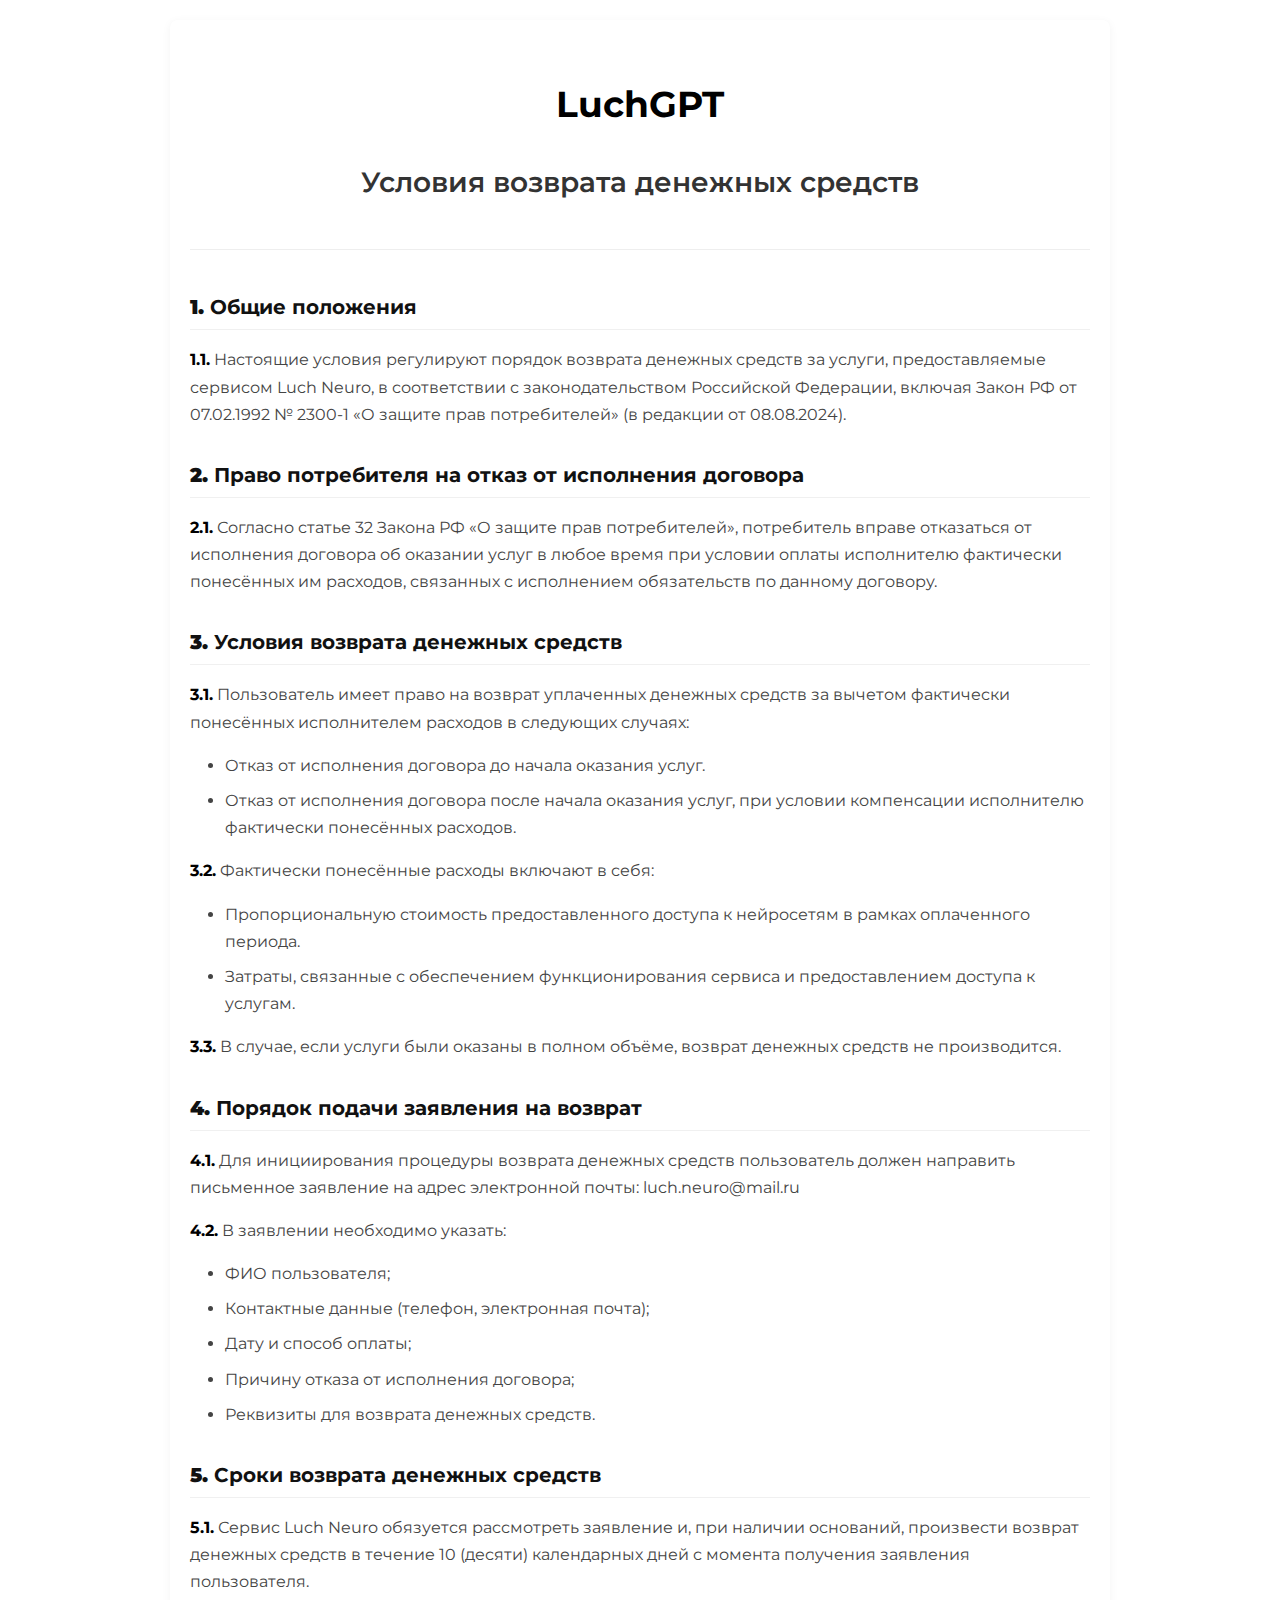
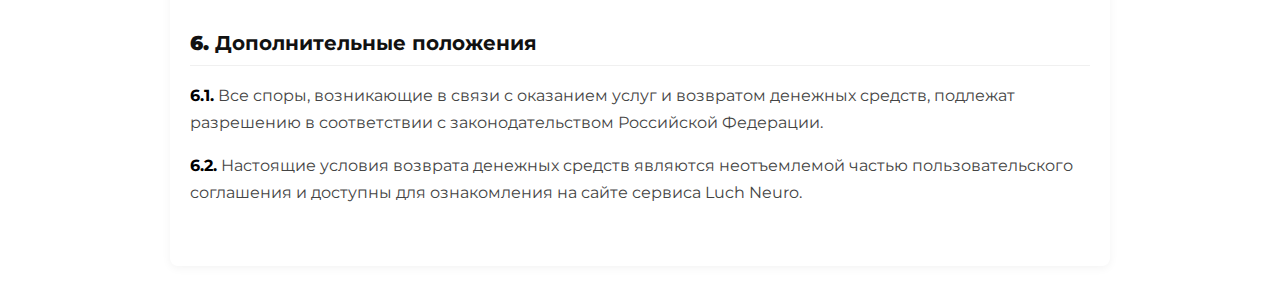
<file: LuchGpt/refund-policy.html>
<!doctype html>
<html class="no-js" lang="ru">
<head>
  <meta charset="utf-8">
  <meta name="viewport" content="width=device-width, initial-scale=1">
  <title>Условия возврата денежных средств - LuchGPT</title>
  <link rel="stylesheet" href="css/terms-style.css">
  <link href="https://fonts.googleapis.com/css2?family=Montserrat:ital,wght@0,100..900;1,100..900&display=swap" rel="stylesheet">
</head>
<body>

<div class="terms-page-container">
  <header class="terms-header">
    <h1>LuchGPT</h1>
    <h2>Условия возврата денежных средств</h2>
  </header>

  <main class="terms-content">
    <section>
      <h3><strong>1.</strong> Общие положения</h3>
      <p><strong>1.1.</strong> Настоящие условия регулируют порядок возврата денежных средств за услуги, предоставляемые сервисом Luch Neuro, в соответствии с законодательством Российской Федерации, включая Закон РФ от 07.02.1992 № 2300-1 «О защите прав потребителей» (в редакции от 08.08.2024).</p>
    </section>

    <section>
      <h3><strong>2.</strong> Право потребителя на отказ от исполнения договора</h3>
      <p><strong>2.1.</strong> Согласно статье 32 Закона РФ «О защите прав потребителей», потребитель вправе отказаться от исполнения договора об оказании услуг в любое время при условии оплаты исполнителю фактически понесённых им расходов, связанных с исполнением обязательств по данному договору.</p>
    </section>

    <section>
      <h3><strong>3.</strong> Условия возврата денежных средств</h3>
      <p><strong>3.1.</strong> Пользователь имеет право на возврат уплаченных денежных средств за вычетом фактически понесённых исполнителем расходов в следующих случаях:
      <ul>
        <li>Отказ от исполнения договора до начала оказания услуг.</li>
        <li>Отказ от исполнения договора после начала оказания услуг, при условии компенсации исполнителю фактически понесённых расходов.</li>
      </ul>
      </p>
      <p><strong>3.2.</strong> Фактически понесённые расходы включают в себя:
      <ul>
        <li>Пропорциональную стоимость предоставленного доступа к нейросетям в рамках оплаченного периода.</li>
        <li>Затраты, связанные с обеспечением функционирования сервиса и предоставлением доступа к услугам.</li>
      </ul>
      </p>
      <p><strong>3.3.</strong> В случае, если услуги были оказаны в полном объёме, возврат денежных средств не производится.</p>
    </section>

    <section>
      <h3><strong>4.</strong> Порядок подачи заявления на возврат</h3>
      <p><strong>4.1.</strong> Для инициирования процедуры возврата денежных средств пользователь должен направить письменное заявление на адрес электронной почты: luch.neuro@mail.ru</p>
      <p><strong>4.2.</strong> В заявлении необходимо указать:
      <ul>
        <li>ФИО пользователя;</li>
        <li>Контактные данные (телефон, электронная почта);</li>
        <li>Дату и способ оплаты;</li>
        <li>Причину отказа от исполнения договора;</li>
        <li>Реквизиты для возврата денежных средств.</li>
      </ul>
      </p>
    </section>

    <section>
      <h3><strong>5.</strong> Сроки возврата денежных средств</h3>
      <p><strong>5.1.</strong> Сервис Luch Neuro обязуется рассмотреть заявление и, при наличии оснований, произвести возврат денежных средств в течение 10 (десяти) календарных дней с момента получения заявления пользователя.</p>
    </section>

    <section>
      <h3><strong>6.</strong> Дополнительные положения</h3>
      <p><strong>6.1.</strong> Все споры, возникающие в связи с оказанием услуг и возвратом денежных средств, подлежат разрешению в соответствии с законодательством Российской Федерации.</p>
      <p><strong>6.2.</strong> Настоящие условия возврата денежных средств являются неотъемлемой частью пользовательского соглашения и доступны для ознакомления на сайте сервиса Luch Neuro.</p>
    </section>
  </main>
</div>

</body>
</html>
</file>
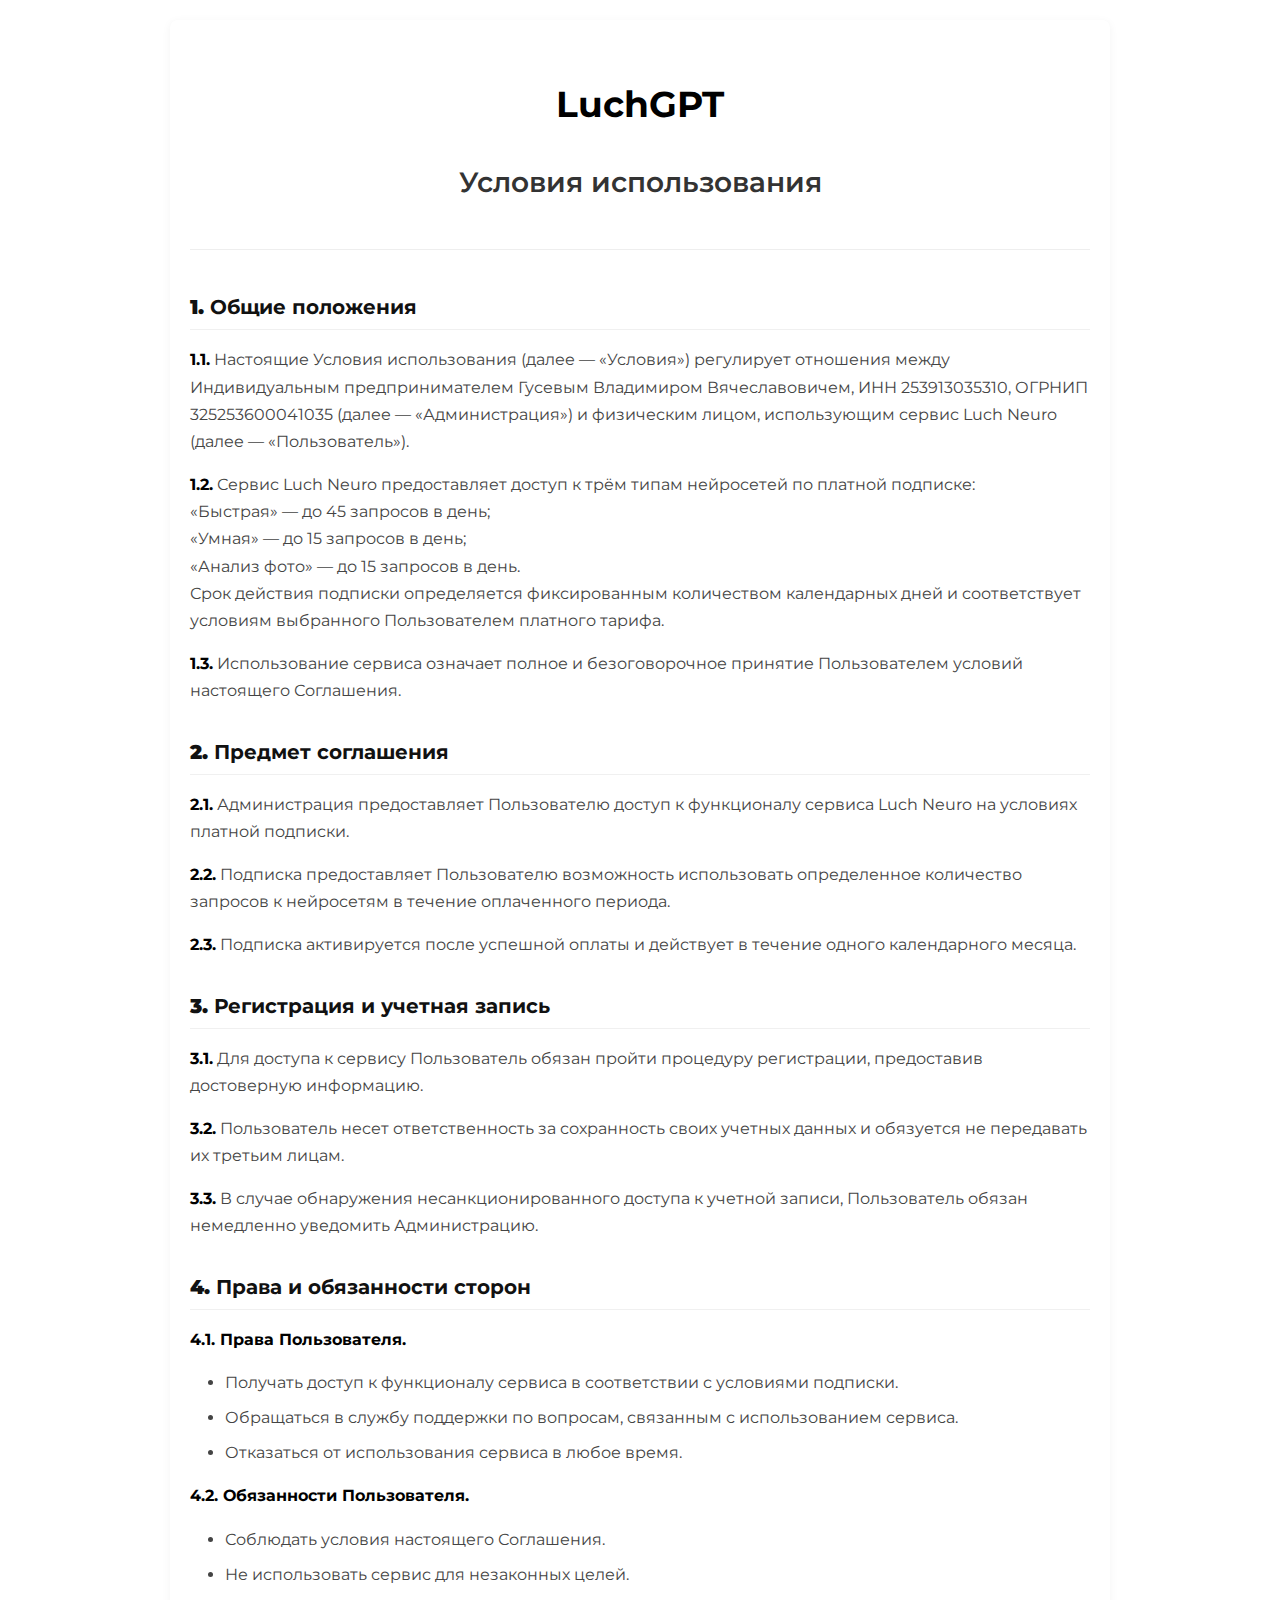
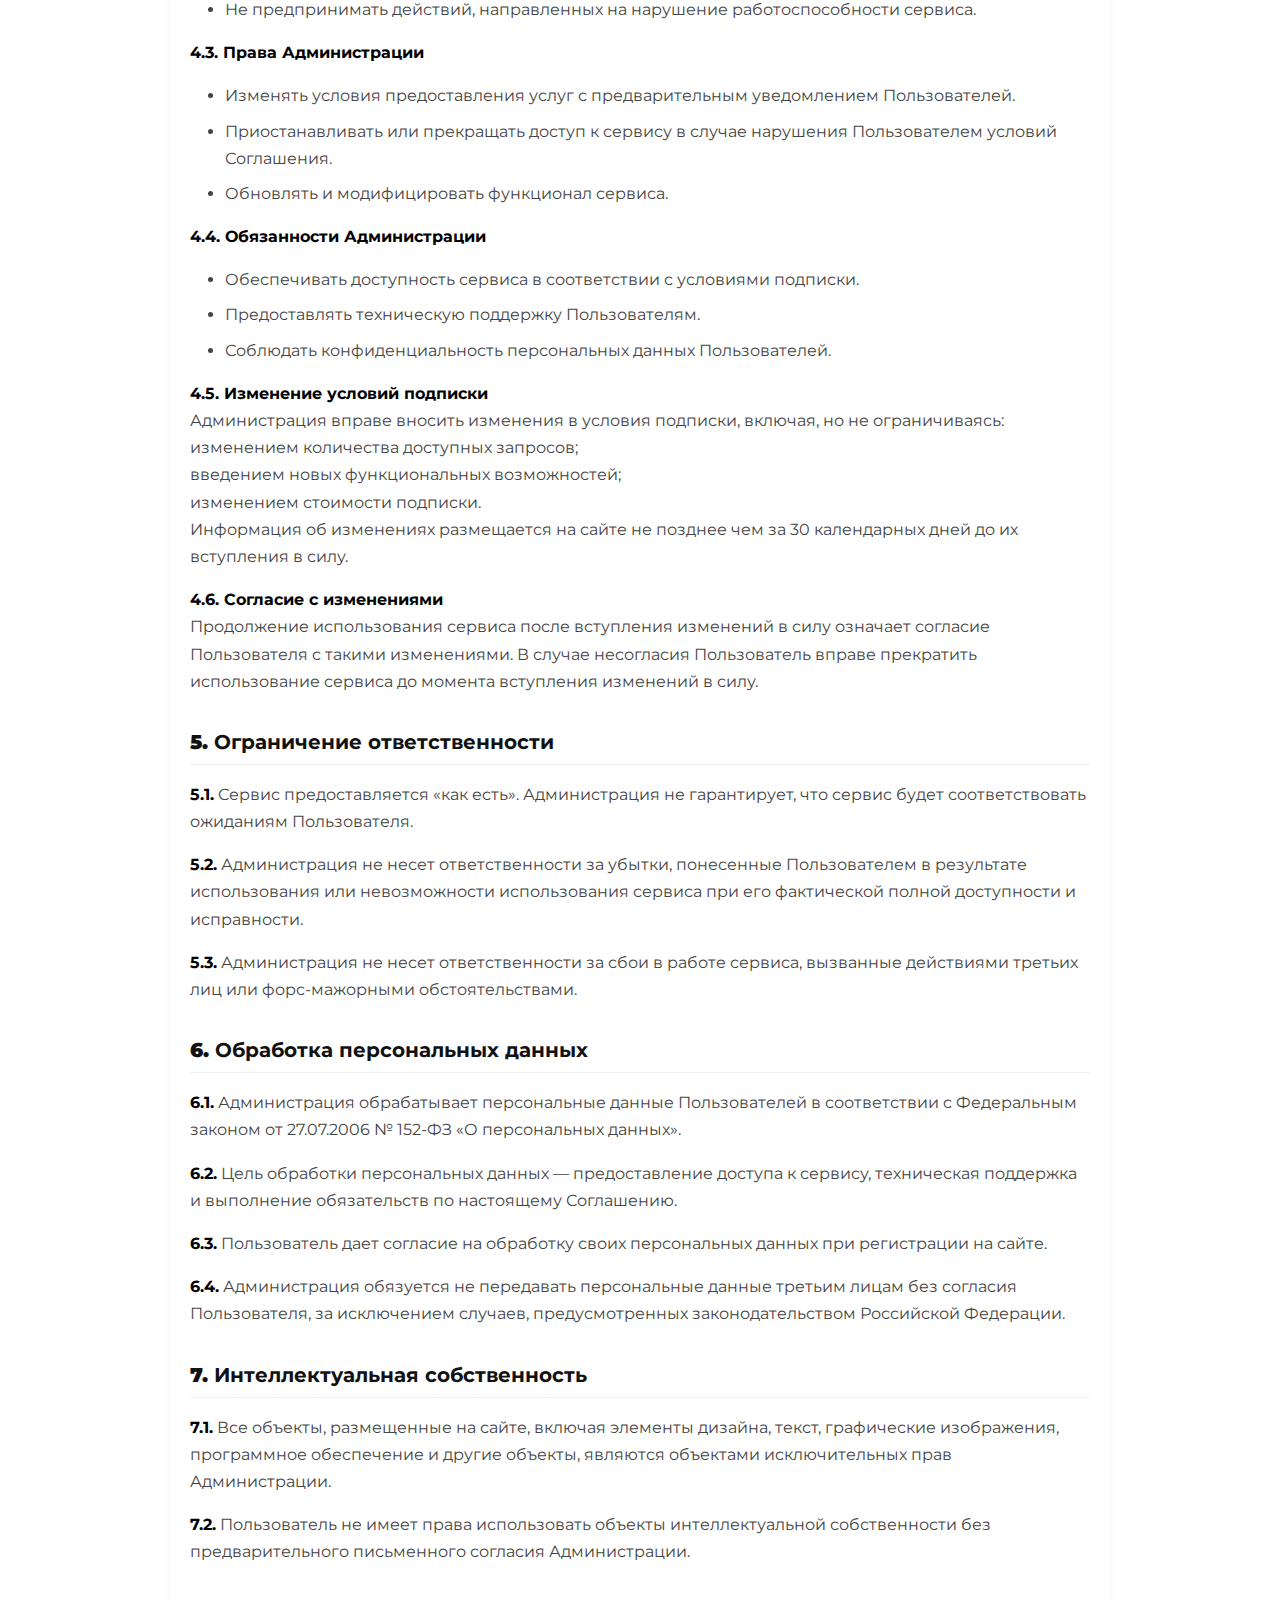
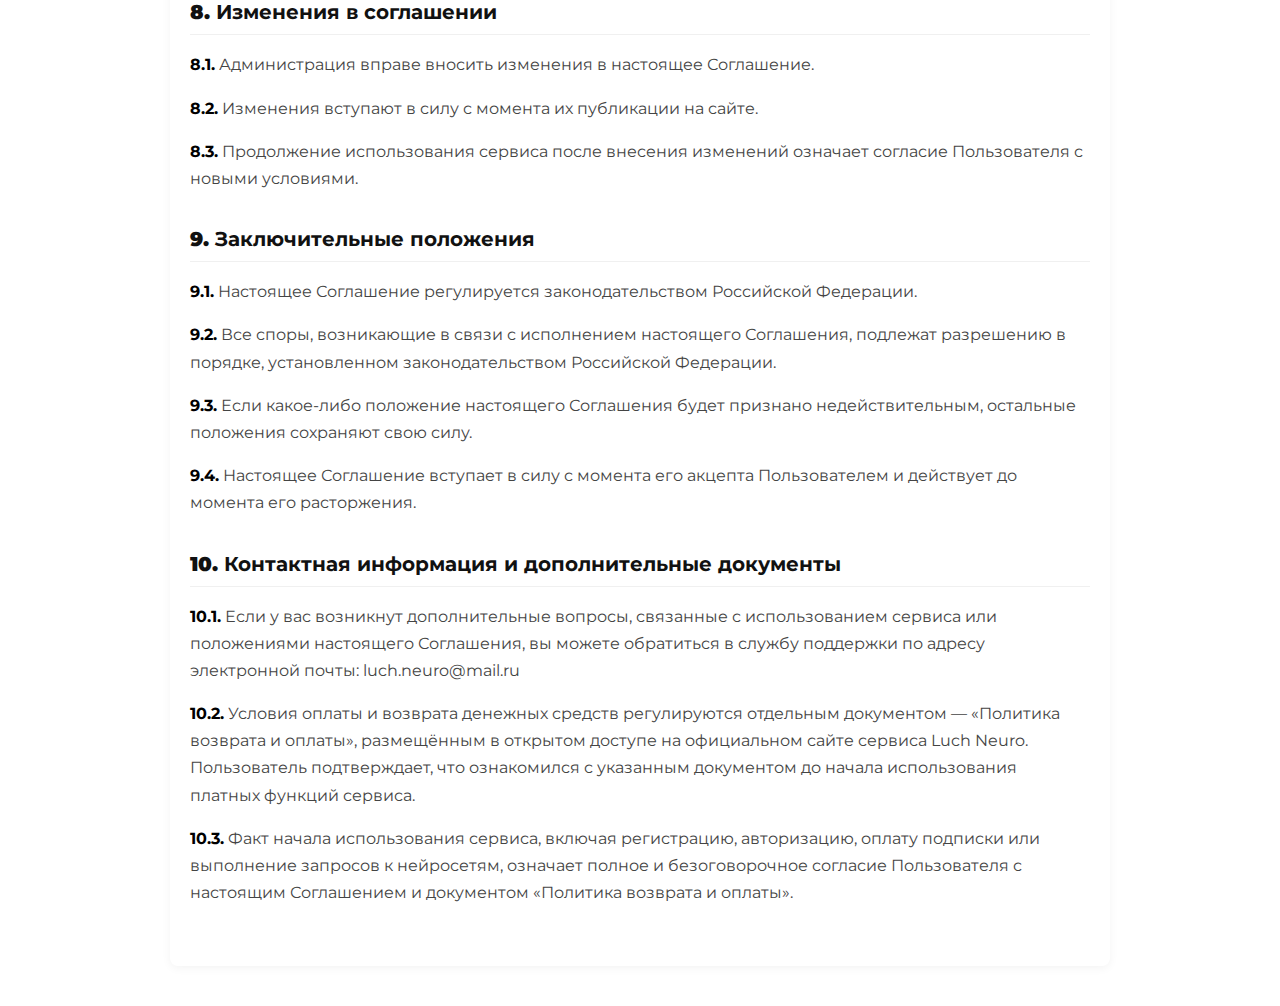
<file: LuchGpt/terms.html>
<!doctype html>
<html class="no-js" lang="ru">
<head>
  <meta charset="utf-8">
  <meta name="viewport" content="width=device-width, initial-scale=1">
  <title>Условия использования - LuchGPT</title>
  <link rel="stylesheet" href="css/terms-style.css"> <!-- Стили для этой страницы -->
  <link href="https://fonts.googleapis.com/css2?family=Montserrat:ital,wght@0,100..900;1,100..900&display=swap" rel="stylesheet">
</head>
<body>

<div class="terms-page-container">
  <header class="terms-header">
    <h1>LuchGPT</h1>
    <h2>Условия использования</h2>
  </header>

  <main class="terms-content">
    <section>
      <h3><strong>1.</strong> Общие положения</h3>
      <p><strong>1.1.</strong> Настоящие Условия использования (далее — «Условия») регулирует отношения между Индивидуальным предпринимателем Гусевым Владимиром Вячеславовичем, ИНН 253913035310, ОГРНИП 325253600041035 (далее — «Администрация») и физическим лицом, использующим сервис Luch Neuro (далее — «Пользователь»).</p>
      <p><strong>1.2.</strong> Сервис Luch Neuro предоставляет доступ к трём типам нейросетей по платной подписке:<br>
        «Быстрая» — до 45 запросов в день;<br>
        «Умная» — до 15 запросов в день;<br>
        «Анализ фото» — до 15 запросов в день.<br>
        Срок действия подписки определяется фиксированным количеством календарных дней и соответствует условиям выбранного Пользователем платного тарифа.</p>
      <p><strong>1.3.</strong> Использование сервиса означает полное и безоговорочное принятие Пользователем условий настоящего Соглашения.</p>
    </section>

    <section>
      <h3><strong>2.</strong> Предмет соглашения</h3>
      <p><strong>2.1.</strong> Администрация предоставляет Пользователю доступ к функционалу сервиса Luch Neuro на условиях платной подписки.</p>
      <p><strong>2.2.</strong> Подписка предоставляет Пользователю возможность использовать определенное количество запросов к нейросетям в течение оплаченного периода.</p>
      <p><strong>2.3.</strong> Подписка активируется после успешной оплаты и действует в течение одного календарного месяца.</p>
    </section>

    <section>
      <h3><strong>3.</strong> Регистрация и учетная запись</h3>
      <p><strong>3.1.</strong> Для доступа к сервису Пользователь обязан пройти процедуру регистрации, предоставив достоверную информацию.</p>
      <p><strong>3.2.</strong> Пользователь несет ответственность за сохранность своих учетных данных и обязуется не передавать их третьим лицам.</p>
      <p><strong>3.3.</strong> В случае обнаружения несанкционированного доступа к учетной записи, Пользователь обязан немедленно уведомить Администрацию.</p>
    </section>

    <section>
      <h3><strong>4.</strong> Права и обязанности сторон</h3>
      <p><strong>4.1. Права Пользователя.</strong></p>
      <ul>
        <li>Получать доступ к функционалу сервиса в соответствии с условиями подписки.</li>
        <li>Обращаться в службу поддержки по вопросам, связанным с использованием сервиса.</li>
        <li>Отказаться от использования сервиса в любое время.</li>
      </ul>
      <p><strong>4.2. Обязанности Пользователя.</strong></p>
      <ul>
        <li>Соблюдать условия настоящего Соглашения.</li>
        <li>Не использовать сервис для незаконных целей.</li>
        <li>Не предпринимать действий, направленных на нарушение работоспособности сервиса.</li>
      </ul>
      <p><strong>4.3. Права Администрации</strong></p>
      <ul>
        <li>Изменять условия предоставления услуг с предварительным уведомлением Пользователей.</li>
        <li>Приостанавливать или прекращать доступ к сервису в случае нарушения Пользователем условий Соглашения.</li>
        <li>Обновлять и модифицировать функционал сервиса.</li>
      </ul>
      <p><strong>4.4. Обязанности Администрации</strong></p>
      <ul>
        <li>Обеспечивать доступность сервиса в соответствии с условиями подписки.</li>
        <li>Предоставлять техническую поддержку Пользователям.</li>
        <li>Соблюдать конфиденциальность персональных данных Пользователей.</li>
      </ul>
      <p><strong>4.5. Изменение условий подписки</strong><br>
        Администрация вправе вносить изменения в условия подписки, включая, но не ограничиваясь:<br>
        изменением количества доступных запросов;<br>
        введением новых функциональных возможностей;<br>
        изменением стоимости подписки.<br>
        Информация об изменениях размещается на сайте не позднее чем за 30 календарных дней до их вступления в силу.</p>
      <p><strong>4.6. Согласие с изменениями</strong><br>
        Продолжение использования сервиса после вступления изменений в силу означает согласие Пользователя с такими изменениями. В случае несогласия Пользователь вправе прекратить использование сервиса до момента вступления изменений в силу.</p>
    </section>

    <section>
      <h3><strong>5.</strong> Ограничение ответственности</h3>
      <p><strong>5.1.</strong> Сервис предоставляется «как есть». Администрация не гарантирует, что сервис будет соответствовать ожиданиям Пользователя.</p>
      <p><strong>5.2.</strong> Администрация не несет ответственности за убытки, понесенные Пользователем в результате использования или невозможности использования сервиса при его фактической полной доступности и исправности.</p>
      <p><strong>5.3.</strong> Администрация не несет ответственности за сбои в работе сервиса, вызванные действиями третьих лиц или форс-мажорными обстоятельствами.</p>
    </section>

    <section>
      <h3><strong>6.</strong> Обработка персональных данных</h3>
      <p><strong>6.1.</strong> Администрация обрабатывает персональные данные Пользователей в соответствии с Федеральным законом от 27.07.2006 № 152-ФЗ «О персональных данных».</p>
      <p><strong>6.2.</strong> Цель обработки персональных данных — предоставление доступа к сервису, техническая поддержка и выполнение обязательств по настоящему Соглашению.</p>
      <p><strong>6.3.</strong> Пользователь дает согласие на обработку своих персональных данных при регистрации на сайте.</p>
      <p><strong>6.4.</strong> Администрация обязуется не передавать персональные данные третьим лицам без согласия Пользователя, за исключением случаев, предусмотренных законодательством Российской Федерации.</p>
    </section>

    <section>
      <h3><strong>7.</strong> Интеллектуальная собственность</h3>
      <p><strong>7.1.</strong> Все объекты, размещенные на сайте, включая элементы дизайна, текст, графические изображения, программное обеспечение и другие объекты, являются объектами исключительных прав Администрации.</p>
      <p><strong>7.2.</strong> Пользователь не имеет права использовать объекты интеллектуальной собственности без предварительного письменного согласия Администрации.</p>
    </section>

    <section>
      <h3><strong>8.</strong> Изменения в соглашении</h3>
      <p><strong>8.1.</strong> Администрация вправе вносить изменения в настоящее Соглашение.</p>
      <p><strong>8.2.</strong> Изменения вступают в силу с момента их публикации на сайте.</p>
      <p><strong>8.3.</strong> Продолжение использования сервиса после внесения изменений означает согласие Пользователя с новыми условиями.</p>
    </section>

    <section>
      <h3><strong>9.</strong> Заключительные положения</h3>
      <p><strong>9.1.</strong> Настоящее Соглашение регулируется законодательством Российской Федерации.</p>
      <p><strong>9.2.</strong> Все споры, возникающие в связи с исполнением настоящего Соглашения, подлежат разрешению в порядке, установленном законодательством Российской Федерации.</p>
      <p><strong>9.3.</strong> Если какое-либо положение настоящего Соглашения будет признано недействительным, остальные положения сохраняют свою силу.</p>
      <p><strong>9.4.</strong> Настоящее Соглашение вступает в силу с момента его акцепта Пользователем и действует до момента его расторжения.</p>
    </section>

    <section>
      <h3><strong>10.</strong> Контактная информация и дополнительные документы</h3>
      <p><strong>10.1.</strong> Если у вас возникнут дополнительные вопросы, связанные с использованием сервиса или положениями настоящего Соглашения, вы можете обратиться в службу поддержки по адресу электронной почты: luch.neuro@mail.ru</p>
      <p><strong>10.2.</strong> Условия оплаты и возврата денежных средств регулируются отдельным документом — «Политика возврата и оплаты», размещённым в открытом доступе на официальном сайте сервиса Luch Neuro.  Пользователь подтверждает, что ознакомился с указанным документом до начала использования платных функций сервиса.</p>
      <p><strong>10.3.</strong> Факт начала использования сервиса, включая регистрацию, авторизацию, оплату подписки или выполнение запросов к нейросетям, означает полное и безоговорочное согласие Пользователя с настоящим Соглашением и документом «Политика возврата и оплаты».</p>
    </section>
  </main>
</div>

</body>
</html>
</file>
<file: LuchGpt/css/style.css>
body, html {
  margin: 0;
  padding: 0;
  background-color: #f0f2f5;
  color: #333;
  height: 100%;
  display: flex;
  width: 100%;
  overflow-x: hidden;
  font-family: "Montserrat", sans-serif;
}

* {
  box-sizing: border-box;
  padding: 0px;
  margin: 0;
  font-family: "Montserrat", sans-serif;
}

.auth-overlay {
  position: fixed;
  top: 0;
  left: 0;
  width: 100%;
  height: 100%;
  background-color: #fff;
  display: none;
  align-items: center;
  justify-content: center;
  z-index: 2000;
  padding: 20px;
}

.auth-container {
  background-color: #fff;
  width: 100%;
  max-width: 400px;
  text-align: center;
}

.verify-email-container,
.attachment-limit-modal-content,
.limit-modal-content,
.delete-confirm-modal .modal-content {
  border: 1px dashed #007bff;
  padding: 30px 40px;
}

.auth-action-modal-content,
.modal-content {
  border-radius: 12px;
  box-shadow: 0 5px 20px rgba(0, 0, 0, 0.15);
}


.auth-header-logo {
  font-size: 32px;
  font-weight: bold;
  color: #000;
  margin-bottom: 20px;
}

.auth-title {
  font-size: 22px;
  font-weight: 600;
  color: #333;
  margin-bottom: 25px;
}

.auth-error-message {
  background-color: #ffebee;
  color: #c62828;
  border: 1px solid #ef9a9a;
  border-radius: 4px;
  padding: 10px 15px;
  margin-bottom: 20px;
  font-size: 14px;
  display: flex;
  justify-content: space-between;
  align-items: center;
  text-align: left;
}

.auth-error-message .close-error-btn {
  background: none;
  border: none;
  font-size: 20px;
  color: #c62828;
  cursor: pointer;
  padding: 0 5px;
  line-height: 1;
}

.form-group {
  margin-bottom: 25px;
  text-align: left;
}

.floating-label-group {
  position: relative;
}

.floating-label-group input[type="password"],
.floating-label-group input[type="text"],
.floating-label-group input[type="email"] {
  width: 100%;
  padding: 16px 15px;
  border: 1px solid #e0e0e0;
  border-radius: 4px;
  font-size: 16px;
  box-sizing: border-box;
  font-family: "Montserrat", sans-serif;
  background-color: #fff;
  position: relative;
  z-index: 1;
}

.floating-label-group label {
  position: absolute;
  left: 10px;
  top: 50%;
  transform: translateY(-50%);
  font-size: 16px;
  color: #999;
  pointer-events: none;
  transition: all 0.15s ease-out;
  background-color: #fff;
  padding: 0 5px;
  z-index: 2;
  line-height: 1;
}

.floating-label-group input:focus + label,
.floating-label-group input:not(:placeholder-shown) + label {
  top: 0;
  transform: translateY(-50%) scale(0.85);
  left: 8px;
  color: #555;
  z-index: 2;
}

.floating-label-group input:focus {
  outline: none;
  border-color: #007bff;
}

.floating-label-group input:focus + label {
  color: #007bff;
}

.btn-auth-submit {
  width: 100%;
  padding: 12px 15px;
  background-color: #4CAF50;
  color: white;
  border: none;
  border-radius: 6px;
  font-size: 16px;
  font-weight: bold;
  cursor: pointer;
  transition: background-color 0.3s ease;
  font-family: "Montserrat", sans-serif;
  margin-top: 10px;
}

.btn-auth-submit:hover {
  background-color: #45a049;
}

.auth-links {
  margin-top: 25px;
  font-size: 13px;
}

.auth-links p {
  margin-bottom: 8px;
  color: #555;
}

.auth-links a {
  color: #007bff;
  text-decoration: none;
  font-weight: 500;
}

.auth-links a:hover {
  text-decoration: underline;
}

.auth-separator {
  margin: 25px 0;
  text-align: center;
  color: #aaa;
  font-size: 13px;
  display: flex;
  align-items: center;
}

.auth-separator::before,
.auth-separator::after {
  content: '';
  flex-grow: 1;
  height: 1px;
  background-color: #e0e0e0;
  margin: 0 10px;
}

.btn-auth-google {
  width: 100%;
  padding: 10px 15px;
  background-color: #fff;
  color: #555;
  border: 1px solid #e0e0e0;
  border-radius: 6px;
  font-size: 15px;
  font-weight: 500;
  cursor: pointer;
  transition: background-color 0.3s ease;
  display: flex;
  align-items: center;
  justify-content: center;
  gap: 10px;
  font-family: "Montserrat", sans-serif;
}

.btn-auth-google:hover {
  background-color: #f8f8f8;
}

.btn-auth-google img {
  height: 32px;
  width: 32px;
}

.auth-footer-links {
  margin-top: 30px;
  font-size: 12px;
}

.auth-footer-links a {
  color: #007bff;
  text-decoration: none;
  margin: 0 5px;
}

.auth-footer-links a:hover {
  text-decoration: underline;
}

.verify-email-container .auth-title {
  margin-bottom: 15px;
}

.verify-email-info {
  font-size: 14px;
  color: #555;
  line-height: 1.6;
  margin-bottom: 15px;
  text-align: center;
}

.verify-email-info #verificationEmailDisplay {
  font-weight: 600;
  color: #333;
}

.resend-code-link {
  display: inline-block;
  font-size: 14px;
  color: #007bff;
  text-decoration: none;
  margin-bottom: 25px;
}

.resend-code-link:hover {
  text-decoration: underline;
}

.code-input-label {
  display: block;
  font-size: 14px;
  color: #333;
  margin-bottom: 8px;
  text-align: left;
  font-weight: 500;
}

.code-input-container {
  display: flex;
  justify-content: space-between;
  gap: 10px;
  margin-bottom: 20px;
}

.code-input {
  width: 48px;
  height: 52px;
  text-align: center;
  font-size: 24px;
  font-weight: 600;
  border: 1px solid #ccc;
  border-radius: 6px;
  box-sizing: border-box;
  caret-color: #007bff;
}

.code-input:focus {
  outline: none;
  border-color: #007bff;
  box-shadow: 0 0 0 2px rgba(0, 123, 255, 0.25);
}

.verify-email-footer-links {
  margin-top: 20px;
  display: flex;
  flex-direction: column;
  align-items: center;
  gap: 10px;
  font-size: 14px;
}

.verify-email-footer-links a {
  color: #007bff;
  text-decoration: none;
}

.verify-email-footer-links a:hover {
  text-decoration: underline;
}

.auth-info-text {
  font-size: 14px;
  color: #555;
  line-height: 1.6;
  margin-bottom: 25px;
  text-align: center;
}

.app-layout {
  display: flex;
  width: 100%;
  height: 100%;
  position: relative;
  overflow-x: hidden;
}

.sidebar {
  width: 340px;
  background-color: #ffffff;
  border-right: 1px solid #e0e0e0;
  display: flex;
  flex-direction: column;
  padding: 20px;
  box-sizing: border-box;
  transition: width 0.3s ease, padding 0.3s ease, opacity 0.3s ease, transform 0.3s ease;
  overflow-y: auto;
  overflow-x: hidden;
  flex-shrink: 0;
  position: relative;
  z-index: 900;
}

.sidebar.closed {
  width: 0;
  padding-left: 0;
  padding-right: 0;
  opacity: 0;
  border-right: none;
  overflow: hidden;
}

.sidebar-header {
  display: flex;
  justify-content: space-between;
  align-items: center;
  margin-bottom: 20px;
}

.logo-text {
  font-size: 22px;
  font-weight: bold;
  color: #000;
  opacity: 1;
  transition: opacity 0.2s ease 0.1s;
}

.sidebar-toggle-btn {
  background: none;
  border: none;
  cursor: pointer;
  padding: 5px;
  font-size: 20px;
  color: #555;
  display: inline-flex;
  align-items: center;
  justify-content: center;
}

.sidebar-toggle-btn:hover {
  color: #000;
}

.sidebar-toggle-btn .icon img {
  transition: transform 0.3s ease;
  display: block;
}

.sidebar-toggle-btn .icon img.rotated {
  transform: rotate(180deg);
}

.sidebar-open-btn {
  background: none;
  border: none;
  cursor: pointer;
  padding: 8px;
  font-size: 24px;
  color: #555;
  display: none;
  align-items: center;
  justify-content: center;
  position: fixed;
  top: 15px;
  left: 15px;
  z-index: 1001;
  border-radius: 50%;
  width: 40px;
  height: 40px;
  background-color: white;
}

.sidebar-open-btn:hover {
  color: #000;
  background-color: #f0f0f0;
}

.sidebar-open-btn .icon img {
  display: block;
  transform: rotate(180deg);
}


.btn-new-chat {
  width: 220px;
  height: 52px;
  margin-bottom: 20px;
  background-color: #fff;
  border: 1px solid #e0e0e0;
  font-size: 20px;
  color: #333;
  cursor: pointer;
  text-align: center;
  font-weight: 500;
}

.btn-new-chat:hover {
  background-color: #f8f8f8;
}

.sidebar-nav ul {
  list-style: none;
  padding: 0;
  margin: 0 0 20px 0;
}

.sidebar-nav li a {
  display: flex;
  align-items: center;
  padding: 10px 5px;
  text-decoration: none;
  color: #333;
  font-size: 16px;
  border-radius: 4px;
}

.sidebar-nav li a:hover {
  background-color: #f0f0f0;
}

.sidebar-nav .icon {
  margin-right: 12px;
  display: flex;
  align-items: center;
}

.sidebar-nav .icon img {
  max-height: 20px;
}

.chat-history-section {
  margin-bottom: 20px;
  flex-grow: 1;
  overflow-y: auto;
  min-height: 100px;
}

.section-title {
  font-size: 13px;
  color: #888;
  margin-bottom: 10px;
  text-transform: uppercase;
}

.chat-list {
  list-style: none;
  padding: 0;
  margin: 0;
}

.chat-item {
  display: flex !important;
  justify-content: space-between;
  align-items: center;
  padding: 8px 5px;
  border-radius: 4px;
  cursor: pointer;
  font-size: 14px;
  color: #333;
  position: relative;
}

.chat-item:hover {
  background-color: #f0f0f0;
}

.chat-item .chat-actions {
  display: none;
  position: absolute;
  right: 5px;
  top: 50%;
  transform: translateY(-50%);
  background-color: #f0f0f0;
  padding: 2px 5px;
  border-radius: 4px;
}

.chat-item:hover .chat-actions {
  display: flex;
}

.chat-item.editing .chat-name {
  display: none;
}

.chat-item.editing .chat-name-edit-input {
  display: inline-block;
  flex-grow: 1;
  margin-right: 5px;
  border: 1px solid #ccc;
  padding: 4px 6px;
  font-size: 14px;
  border-radius: 3px;
}

.chat-name-edit-input {
  display: none;
}

.chat-item.selected {
  text-decoration: underline;
}

.chat-item.chat-item-error.selected-text .chat-name {
  color: #FF9696;
  text-decoration: line-through;
}

.underline {
  text-decoration: underline;
}

.chat-name {
  white-space: nowrap;
  overflow: hidden;
  text-overflow: ellipsis;
  margin-right: 10px;
  font-size: 16px;
  font-weight: 600;
}

.chat-actions .small-icon {
  color: #888;
  padding: 0 0 0 5px;
}

.chat-actions .small-icon:hover {
  color: #333;
}

.chat-actions .icon, .chat-status-icons .icon {
  display: flex;
  align-items: center;
}

.chat-actions .icon img, .chat-status-icons .icon img {
  max-height: 16px;
}

.chat-status-icons {
  display: flex;
  align-items: center;
}

.chat-status-icons .icon {
  margin-left: 5px;
}

.user-profile-section {
  margin-top: auto;
  padding-top: 15px;
  border-top: 1px solid #e0e0e0;
}

.user-info {
  display: flex;
  align-items: center;
  margin-bottom: 15px;
}

.avatar-placeholder {
  width: 40px;
  height: 40px;
  border-radius: 50%;
  margin-right: 10px;
  background: url("../img/profile.png");
  background-size: contain;
}

.username {
  font-size: 16px;
  font-weight: 500;
  color: #000;
}

.profile-details {
  margin-bottom: 15px;
  font-size: 13px;
  color: #555;
}

.profile-details .detail-title {
  font-size: 14px;
  color: #999;
  margin-bottom: 3px;
  font-weight: 500;
}

.profile-details .detail-item {
  margin: 2px 0;
  color: #666666;
  font-size: 16px;
  font-weight: bold;
}

.profile-details .status-free {
  font-weight: bold;
}

.profile-details .usage-count {
  font-weight: 500;
}

.detail-item span {
  color: #333;
}

.btn-subscribe {
  width: 100%;
  padding: 10px 15px;
  background: #9500FF;
  text-align: center;
  color: #fff;
  border: none;
  font-size: 15px;
  height: 52px;
  font-weight: 500;
  cursor: pointer;
  margin-bottom: 15px;
  margin-top: 10px;
  border-radius: 6px;
}

.btn-subscribe:hover {
  background-color: #7A1EC2;
}

.sidebar-footer {
  margin-top: auto;
}

.auth-link-sidebar-footer, .logout-link {
  display: flex;
  align-items: center;
  text-decoration: none;
  color: #333;
  font-weight: 500;
  font-size: 16px;
  padding: 8px 5px;
  border-radius: 4px;
}

.auth-link-sidebar-footer:hover, .logout-link:hover {
  background-color: #f0f0f0;
}

.auth-link-sidebar-footer .icon, .logout-link .icon {
  margin-right: 10px;
  display: flex;
  align-items: center;
}

.auth-link-sidebar-footer .icon img, .logout-link .icon img {
  max-height: 20px;
}

.main-content {
  flex-grow: 1;
  display: flex;
  flex-direction: column;
  background-color: #fff;
  transition: margin-left 0.3s ease;
  width: 100%;
}

.main-header {
  padding: 15px 30px;
  display: flex;
  justify-content: space-between;
  align-items: center;
  border-bottom: 1px solid #e0e0e0;
  min-height: 62px;
}

.chat-title-header {
  font-size: 20px;
  font-weight: bold;
  color: #000;
  margin: 0;
  margin-left: 40px;
}

.auth-link-header {
  text-decoration: none;
  color: #555;
  font-size: 14px;
  display: flex;
  align-items: center;
  font-weight: 500;
  margin-left: auto;
}

.auth-link-header .icon {
  margin-right: 8px;
  display: flex;
  align-items: center;
}

.auth-link-header .icon img {
  max-height: 16px;
}

.auth-link-header:hover {
  color: #007bff;
}

.chat-area {
  flex-grow: 1;
  display: flex;
  flex-direction: column;
  padding: 20px;
  max-width: 800px;
  margin: 0 auto;
  width: 100%;
  box-sizing: border-box;
  overflow: hidden;
  justify-content: center;
  align-items: center;
}

.chat-area.chat-active {
  justify-content: flex-start;
  align-items: stretch;
}

.message-list-container {
  flex-grow: 1;
  overflow-y: auto;
  display: none;
  flex-direction: column;
  gap: 15px;
  margin-bottom: 20px;
  padding-right: 5px;
  width: 100%;
}

.chat-message {
  padding: 12px 16px;
  border: 1px solid #E5E7EB;
  border-radius: 12px;
  max-width: 75%;
  line-height: 1.5;
  font-size: 16px;
  word-wrap: break-word;
  background-color: #fff;
}

.user-message {
  align-self: flex-end;
}

.user-message img.sent-image {
  max-width: 100%;
  max-height: 250px;
  border-radius: 8px;
  display: block;
  margin-bottom: 5px;
}

.user-message.image-only {
  padding: 0;
  border: none;
  background-color: transparent;
}

.user-message.image-only img.sent-image {
  border: 1px solid #E5E7EB;
}

.bot-message {
  align-self: flex-start;
}

.bot-message-thinking .message-label {
  font-size: 12px;
  color: #6B7280;
  margin-bottom: 5px;
}

.bot-message-thinking-collapsible {
  align-self: flex-start;
  max-width: 75%;
  margin-bottom: 10px;
}

.thinking-header {
  background-color: #f0f0f0;
  padding: 8px 12px;
  border: 1px solid #e0e0e0;
  border-radius: 8px 8px 0 0;
  cursor: pointer;
  display: flex;
  justify-content: space-between;
  align-items: center;
  font-weight: 500;
  color: #555;
}

.thinking-header:hover {
  background-color: #e9e9e9;
}

.thinking-header .icon-think-arrow {
  transition: transform 0.3s ease;
  font-size: 14px;
}

.thinking-content {
  background-color: #f9f9f9;
  border: 1px solid #e0e0e0;
  border-top: none;
  border-radius: 0 0 8px 8px;
  padding: 10px 15px;
  font-size: 14px;
  color: #444;
  line-height: 1.5;
  max-height: 0;
  overflow: hidden;
  transition: max-height 0.3s ease-out, padding 0.3s ease-out;
  white-space: pre-wrap;
}

.bot-message-thinking-collapsible.open .thinking-content {
  max-height: 500px;
  padding: 10px 15px;
}

.bot-message-thinking-collapsible.open .thinking-header .icon-think-arrow {
  transform: rotate(180deg);
}

.welcome-message {
  text-align: center;
  margin-bottom: 40px;
  font-weight: 900;
  width: 100%;
}

.welcome-message h1 {
  font-size: 28px;
  color: #666666;
  font-weight: 900;
}

.input-area {
  width: 100%;
  background-color: #ffffff;
  border: 1px solid #e0e0e0;
  border-radius: 8px;
  padding: 15px;
  box-sizing: border-box;
  display: flex;
  flex-direction: column;
}

.chat-area.chat-active .input-area {
  margin-top: auto;
}

.attachment-preview-container {
  display: none;
  flex-wrap: wrap;
  gap: 10px;
  margin-bottom: 10px;
  padding: 8px;
  background-color: #f9f9f9;
  border-radius: 6px;
  border: 1px dashed #ccc;
}

.preview-item {
  position: relative;
  display: inline-block;
}

.preview-item img {
  max-width: 60px;
  max-height: 60px;
  border-radius: 4px;
  object-fit: cover;
  border: 1px solid #ddd;
  display: block;
}

.preview-item .btn-delete-attachment {
  position: absolute;
  top: -5px;
  right: -5px;
  background-color: rgba(255, 255, 255, 0.8);
  border-radius: 50%;
  padding: 2px;
  box-shadow: 0 0 3px rgba(0, 0, 0, 0.2);
}

.preview-item .btn-delete-attachment img {
  max-height: 12px;
  max-width: 12px;
}

.input-area textarea {
  width: 100%;
  min-height: 60px;
  border: none;
  background-color: transparent;
  padding: 0;
  box-sizing: border-box;
  resize: none;
  font-size: 16px;
  color: #333;
  margin-bottom: 15px;
}

.input-area textarea::placeholder {
  color: #aaaaaa;
}

.input-area textarea:focus {
  outline: none;
}

.controls-bar {
  display: flex;
  justify-content: space-between;
  align-items: center;
  border-top: 1px solid #e0e0e0;
  padding-top: 15px;
}

.action-buttons {
  display: flex;
  gap: 10px;
}

.btn {
  padding: 6px 12px;
  border: 1px solid #d3d3d3;
  border-radius: 4px;
  background-color: #ffffff;
  color: #888888;
  cursor: pointer;
  font-size: 14px;
  display: inline-flex;
  align-items: center;
  gap: 8px;
  transition: border-color 0.2s ease, color 0.2s ease, background-color 0.2s ease;
}

.btn .icon {
  font-size: 1em;
  display: inline-block;
}

.btn .icon img {
  max-height: 1em;
  vertical-align: middle;
}

.btn:hover {
  border-color: #aaaaaa;
}

.btn.active {
  border-color: #68D391;
  color: #000000;
}

.btn.active:hover {
  border-color: #4CAF50;
}

.input-actions-right {
  display: flex;
  align-items: center;
  gap: 12px;
}

.icon-btn {
  background: none;
  border: none;
  cursor: pointer;
  padding: 0;
  font-size: 20px;
  color: #888888;
  display: inline-flex;
  align-items: center;
  justify-content: center;
}

.icon-btn img {
  display: block;
  max-height: 24px;
  max-width: 24px;
}

.icon-btn:hover {
  opacity: 0.7;
}

.icon {
  display: inline-block;
}

.requires-auth {
  display: none;
}

.subscription-overlay {
  position: fixed;
  top: 0;
  left: 0;
  width: 100%;
  height: 100%;
  background-color: white;
  display: none;
  align-items: center;
  justify-content: center;
  z-index: 2000;
  padding: 20px;
  overflow-y: auto;
}

.subscription-container {
  background-color: #ffffff;
  border-radius: 8px;
  text-align: center;
  width: 100%;
  display: flex;
  flex-direction: column;
  height: 100%;
  position: relative;
}

.close-overlay-btn {
  position: absolute;
  top: -15px;
  right: 0px;
  background: none;
  border: none;
  font-size: 60px;
  font-weight: bold;
  color: #888;
  cursor: pointer;
  line-height: 1;
  padding: 5px;
}

.close-overlay-btn:hover {
  color: #333;
}

.subscription-main-title {
  font-size: 32px;
  font-weight: bold;
  color: #000;
  margin-bottom: 10px;
  padding-top: 40px;
}

.subscription-subtitle {
  font-size: 20px;
  font-weight: 600;
  color: #333;
  margin-bottom: 40px;
}

.subscription-plans {
  display: flex;
  flex-wrap: wrap;
  justify-content: center;
  gap: 25px;
  width: 100%;
  margin-bottom: 40px;
}

.plan-card {
  background-color: #fff;
  border: 1px solid #e0e0e0;
  border-radius: 8px;
  padding: 25px 20px;
  display: flex;
  flex-direction: column;
  align-items: center;
  transition: box-shadow 0.3s ease, transform 0.3s ease;
  width: calc(50% - 12.5px);
  max-width: 350px;
  box-sizing: border-box;
}

.plan-card:hover {
  box-shadow: 0 4px 12px rgba(0, 0, 0, 0.1);
  transform: translateY(-5px);
}

.plan-card.plan-optimal {
  border: 2px solid #FFC107;
}

.plan-title {
  font-size: 18px;
  font-weight: bold;
  color: #000;
  margin-bottom: 8px;
  text-align: left;
  width: 100%;
}

.plan-description {
  font-size: 13px;
  color: #666;
  min-height: 50px;
  margin-bottom: 15px;
  line-height: 1.5;
}

.plan-price {
  font-size: 36px;
  font-weight: bold;
  color: #000;
  margin-bottom: 20px;
  text-align: left;
  width: 100%;
}

.btn-plan-select {
  width: 100%;
  padding: 12px 15px;
  background-color: #fff;
  color: #9500FF;
  border: 2px solid #9500FF;
  border-radius: 6px;
  font-size: 16px;
  font-weight: bold;
  cursor: pointer;
  transition: background-color 0.3s ease, color 0.3s ease;
  font-family: "Montserrat", sans-serif;
  margin-bottom: 20px;
}

.btn-plan-select:hover {
  background-color: #9500FF;
  color: #fff;
}

.plan-optimal .btn-plan-select {
  background-color: #9500FF;
  color: #fff;
}

.plan-optimal .btn-plan-select:hover {
  background-color: #7A1EC2;
  border-color: #7A1EC2;
}

.plan-features {
  list-style: none;
  padding: 0;
  margin: 0;
  width: 100%;
  text-align: left;
  margin-top: auto;
}

.plan-features li {
  font-size: 14px;
  color: #333;
  padding: 8px 0;
  border: 1px solid #f0f0f0;
  margin-bottom: 10px;
  display: flex;
  align-items: center;
  padding-left: 10px;
}

.plan-features li:last-child {
  border-bottom: 1px solid #f0f0f0;
}

.plan-features li:not(:first-child) {
  color: #555;
}

.plan-features li span.icon {
  margin-right: 8px;
  font-size: 16px;
}

.subscription-footer-links {
  margin-top: auto;
  padding: 30px 0 20px;
  text-align: center;
  font-size: 12px;
  color: #007bff;
  width: 100%;
}

.subscription-footer-links a {
  color: inherit;
  text-decoration: none;
  margin: 0 8px;
  display: inline-block;
}

.subscription-footer-links a:hover {
  text-decoration: underline;
}

.modal-overlay {
  position: fixed;
  top: 0;
  left: 0;
  width: 100%;
  height: 100%;
  background-color: rgba(0, 0, 0, 0.3);
  display: none;
  align-items: center;
  justify-content: center;
  z-index: 3000;
  padding: 20px;
  backdrop-filter: blur(5px);
  -webkit-backdrop-filter: blur(5px);
}

.modal-content {
  background-color: #fff;
  padding: 30px 40px;
  border-radius: 12px;
  box-shadow: 0 5px 20px rgba(0, 0, 0, 0.15);
  width: 100%;
  max-width: 480px;
  text-align: center;
  position: relative;
}

.close-modal-btn {
  position: absolute;
  top: 12px;
  right: 12px;
  background: none;
  border: none;
  font-size: 28px;
  font-weight: 300;
  color: #888;
  cursor: pointer;
  line-height: 1;
  padding: 5px;
}

.close-modal-btn:hover {
  color: #333;
}

.auth-action-modal-content h3 {
  font-size: 22px;
  font-weight: 600;
  color: #000;
  margin-bottom: 25px;
  line-height: 1.4;
}

.btn-auth-action {
  display: block;
  width: 100%;
  padding: 14px 20px;
  border-radius: 8px;
  font-size: 16px;
  font-weight: 600;
  cursor: pointer;
  transition: background-color 0.3s ease, border-color 0.3s ease;
  font-family: "Montserrat", sans-serif;
  margin-bottom: 15px;
  border: none;
  box-sizing: border-box;
}

.btn-auth-action:last-child {
  margin-bottom: 0;
}

.btn-auth-action {
  background-color: #007bff;
  color: white;
}

.btn-auth-action:hover {
  background-color: #0056b3;
}

.btn-auth-action.btn-auth-action-secondary {
  background-color: #6f42c1;
  color: white;
}

.btn-auth-action.btn-auth-action-secondary:hover {
  background-color: #5a32a3;
}

.btn-auth-action.btn-auth-action-guest {
  background-color: #6c757d;
  color: white;
}

.btn-auth-action.btn-auth-action-guest:hover {
  background-color: #5a6268;
}

#purchaseModalTitle {
  font-size: 20px;
  font-weight: bold;
  color: #000;
  margin-bottom: 8px;
  line-height: 1.4;
  text-align: left;
}

#purchaseModalText {
  font-size: 16px;
  color: #333;
  margin-bottom: 25px;
  line-height: 1.5;
  text-align: left;
}

.btn-confirm-purchase {
  display: block;
  width: 100%;
  padding: 15px 20px;
  background-color: #9500FF;
  color: white;
  border: none;
  border-radius: 6px;
  font-size: 18px;
  font-weight: bold;
  cursor: pointer;
  transition: background-color 0.3s ease;
  font-family: "Montserrat", sans-serif;
  margin-bottom: 20px;
}

.btn-confirm-purchase:hover {
  background-color: #7A1EC2;
}

.modal-footer-links {
  font-size: 12px;
  color: #666;
  line-height: 1.6;
  text-align: left;
}

.modal-footer-links a {
  color: #007bff;
  text-decoration: none;
}

.modal-footer-links a:hover {
  text-decoration: underline;
}

.modal-footer-links div {
  margin-top: 5px;
}

.generic-limit-modal .modal-content {
  max-width: 420px;
  padding: 25px 30px;
  text-align: center;
  border-radius: 8px;
  box-shadow: 0 4px 15px rgba(0, 0, 0, 0.1);
}

.limit-modal-content p {
  font-size: 16px;
  font-weight: 500;
  color: #212529;
  margin-bottom: 25px;
  line-height: 1.6;
}

.btn-limit-action {
  display: block;
  width: 100%;
  padding: 12px 15px;
  border-radius: 6px;
  font-size: 16px;
  font-weight: 600;
  cursor: pointer;
  transition: background-color 0.2s ease, border-color 0.2s ease, color 0.2s ease;
  font-family: "Montserrat", sans-serif;
  margin-bottom: 10px;
  border: 1px solid transparent;
}

.btn-limit-action:last-child {
  margin-bottom: 0;
}

.btn-limit-primary {
  background-color: #4CAF50;
  color: white;
  border-color: #4CAF50;
}

.btn-limit-primary:hover {
  background-color: #45a049;
  border-color: #45a049;
}

.btn-limit-secondary {
  background-color: #6c757d;
  color: white;
  border-color: #6c757d;
}

.btn-limit-secondary:hover {
  background-color: #5a6268;
  border-color: #545b62;
}

.demo-modal-triggers {
  position: fixed;
  bottom: 20px;
  right: 20px;
  display: flex;
  flex-direction: column;
  gap: 10px;
  z-index: 9999;
}

.demo-modal-triggers button {
  background-color: #007bff;
  color: white;
  border: none;
  border-radius: 50%;
  width: 40px;
  height: 40px;
  font-size: 16px;
  font-weight: bold;
  cursor: pointer;
  box-shadow: 0 2px 5px rgba(0, 0, 0, 0.2);
  display: flex;
  align-items: center;
  justify-content: center;
  transition: background-color 0.2s ease;
}

.demo-modal-triggers button:hover {
  background-color: #0056b3;
}

body.modal-open .app-layout,
body.modal-open .subscription-overlay > .subscription-container,
body.modal-open .auth-overlay > .auth-container {
  filter: blur(5px);
  pointer-events: none;
}

.delete-confirm-modal .modal-content {
  max-width: 400px;
  text-align: center;
}

.delete-confirm-modal h3 {
  font-size: 18px;
  margin-bottom: 15px;
  color: #333;
}

.delete-confirm-modal p {
  font-size: 15px;
  color: #555;
  margin-bottom: 25px;
}

.delete-confirm-modal .modal-actions {
  display: flex;
  justify-content: space-around;
}

.delete-confirm-modal .btn-modal-action {
  padding: 10px 20px;
  border-radius: 5px;
  border: none;
  cursor: pointer;
  font-weight: 500;
  min-width: 100px;
}

.btn-modal-confirm-delete {
  background-color: #dc3545;
  color: white;
}

.btn-modal-confirm-delete:hover {
  background-color: #c82333;
}

.btn-modal-cancel {
  background-color: #6c757d;
  color: white;
}

.btn-modal-cancel:hover {
  background-color: #5a6268;
}

.chat-item.editing .chat-name {
  display: none;
}

.chat-item.editing .chat-name-edit-input {
  display: inline-block;
  flex-grow: 1;
  margin-right: 10px;
  padding: 4px 6px;
  font-size: 16px;
  font-weight: 600;
  border: 1px solid #ccc;
  border-radius: 3px;
  font-family: "Montserrat", sans-serif;
}

.chat-item.editing .chat-actions .btn-edit-chat-title .icon img {
  filter: hue-rotate(120deg);
}

.chat-name-edit-input {
  display: none;
}


@media (min-width: 769px) {


  .sidebar:not(.closed) .sidebar-toggle-btn {
    display: inline-flex !important;
  }

  .sidebar.closed .sidebar-toggle-btn {
    display: none !important;
  }

  .sidebar.closed + .sidebar-open-btn {
    display: inline-flex !important;
    position: fixed;
    top: 15px;
    left: 15px;
    z-index: 1001;
  }
}

@media (max-width: 480px) {
  .action-buttons .btn {
    font-size: 12px;
    padding: 6px 8px;
    gap: 5px;
  }

  .action-buttons .btn .icon img {
    max-height: 0.9em;
  }

  .welcome-message h1 {
    font-size: 20px;
  }

  .input-area textarea {
    min-height: 50px;
    font-size: 15px;
  }

  .icon-btn img {
    max-height: 20px;
    max-width: 20px;
  }

  .subscription-main-title {
    font-size: 24px;
  }

  .subscription-subtitle {
    font-size: 16px;
  }

  .plan-price {
    font-size: 30px;
  }

  .btn-plan-select {
    font-size: 15px;
  }

  .plan-features li {
    font-size: 13px;
  }

  .modal-content {
    padding: 25px 20px;
    max-width: 90%;
  }

  .auth-action-modal-content h3 {
    font-size: 18px;
  }

  .btn-auth-action {
    font-size: 15px;
    padding: 12px 15px;
  }

  #purchaseModalTitle {
    font-size: 18px;
  }

  #purchaseModalText {
    font-size: 15px;
  }

  .btn-confirm-purchase {
    font-size: 16px;
    padding: 12px 15px;
  }

  .modal-footer-links {
    font-size: 11px;
  }

  .attachment-limit-modal-content {
    padding: 20px;
  }

  .attachment-limit-modal-content p {
    font-size: 16px;
    margin-bottom: 20px;
  }

  #closeAttachmentLimitModalBtn {
    font-size: 15px;
    padding: 10px 12px;
  }
}
</file>
<file: LuchGpt/css/terms-style.css>
body {
  line-height: 1.7; /* Улучшаем читаемость основного текста */
  color: #333;
  height: auto !important;
  overflow-x: hidden;
  font-family: "Montserrat", sans-serif;
}

.terms-page-container {
  max-width: 900px; /* Ограничиваем ширину контента */
  margin: 0 auto;
  padding: 30px 20px;
  background-color: #fff; /* Белый фон для контентной части */
  box-shadow: 0 2px 10px rgba(0,0,0,0.05); /* Легкая тень для контейнера */
  border-radius: 8px; /* Опционально, для скругления углов контейнера */
  margin-top: 20px; /* Отступ сверху */
  margin-bottom: 40px; /* Отступ снизу */
}

.terms-header {
  text-align: center;
  margin-bottom: 40px;
  padding-bottom: 20px;
  border-bottom: 1px solid #eee;
}

.terms-header h1 {
  font-size: 36px;
  font-weight: bold;
  color: #000;
  margin-bottom: 5px;
}

.terms-header h2 {
  font-size: 28px;
  font-weight: 600;
  color: #333;
}

.terms-content section {
  margin-bottom: 30px;
}

.terms-content h3 {
  font-size: 20px;
  font-weight: bold; /* Заголовки секций жирные */
  color: #111;
  margin-bottom: 15px;
  padding-bottom: 5px;
  border-bottom: 1px solid #f0f0f0; /* Легкий разделитель под заголовком секции */
}

.terms-content p {
  margin-bottom: 12px;
  font-size: 16px;
  color: #444;
}

.terms-content p strong { /* Номера пунктов и подпунктов жирные */
  font-weight: bold;
  color: #000;
}

.terms-content ul {
  list-style: disc; /* Стандартные маркеры для списков */
  margin-left: 20px; /* Отступ для списка */
  margin-bottom: 15px;
  padding-left: 15px;
}

.terms-content li {
  margin-bottom: 8px;
  font-size: 16px;
  color: #444;
}

/* Адаптивность для страницы условий */
@media (max-width: 768px) {
  .terms-page-container {
    margin-top: 0;
    margin-bottom: 20px;
    padding: 20px 15px;
    border-radius: 0; /* Убираем скругление на мобильных, если контейнер на всю ширину */
  }
  .terms-header h1 {
    font-size: 28px;
  }
  .terms-header h2 {
    font-size: 22px;
  }
  .terms-content h3 {
    font-size: 18px;
  }
  .terms-content p, .terms-content li {
    font-size: 15px;
  }
}

@media (max-width: 480px) {
  .terms-header h1 {
    font-size: 24px;
  }
  .terms-header h2 {
    font-size: 20px;
  }
  .terms-content h3 {
    font-size: 17px;
  }
  .terms-content p, .terms-content li {
    font-size: 14px;
  }
}
</file>
